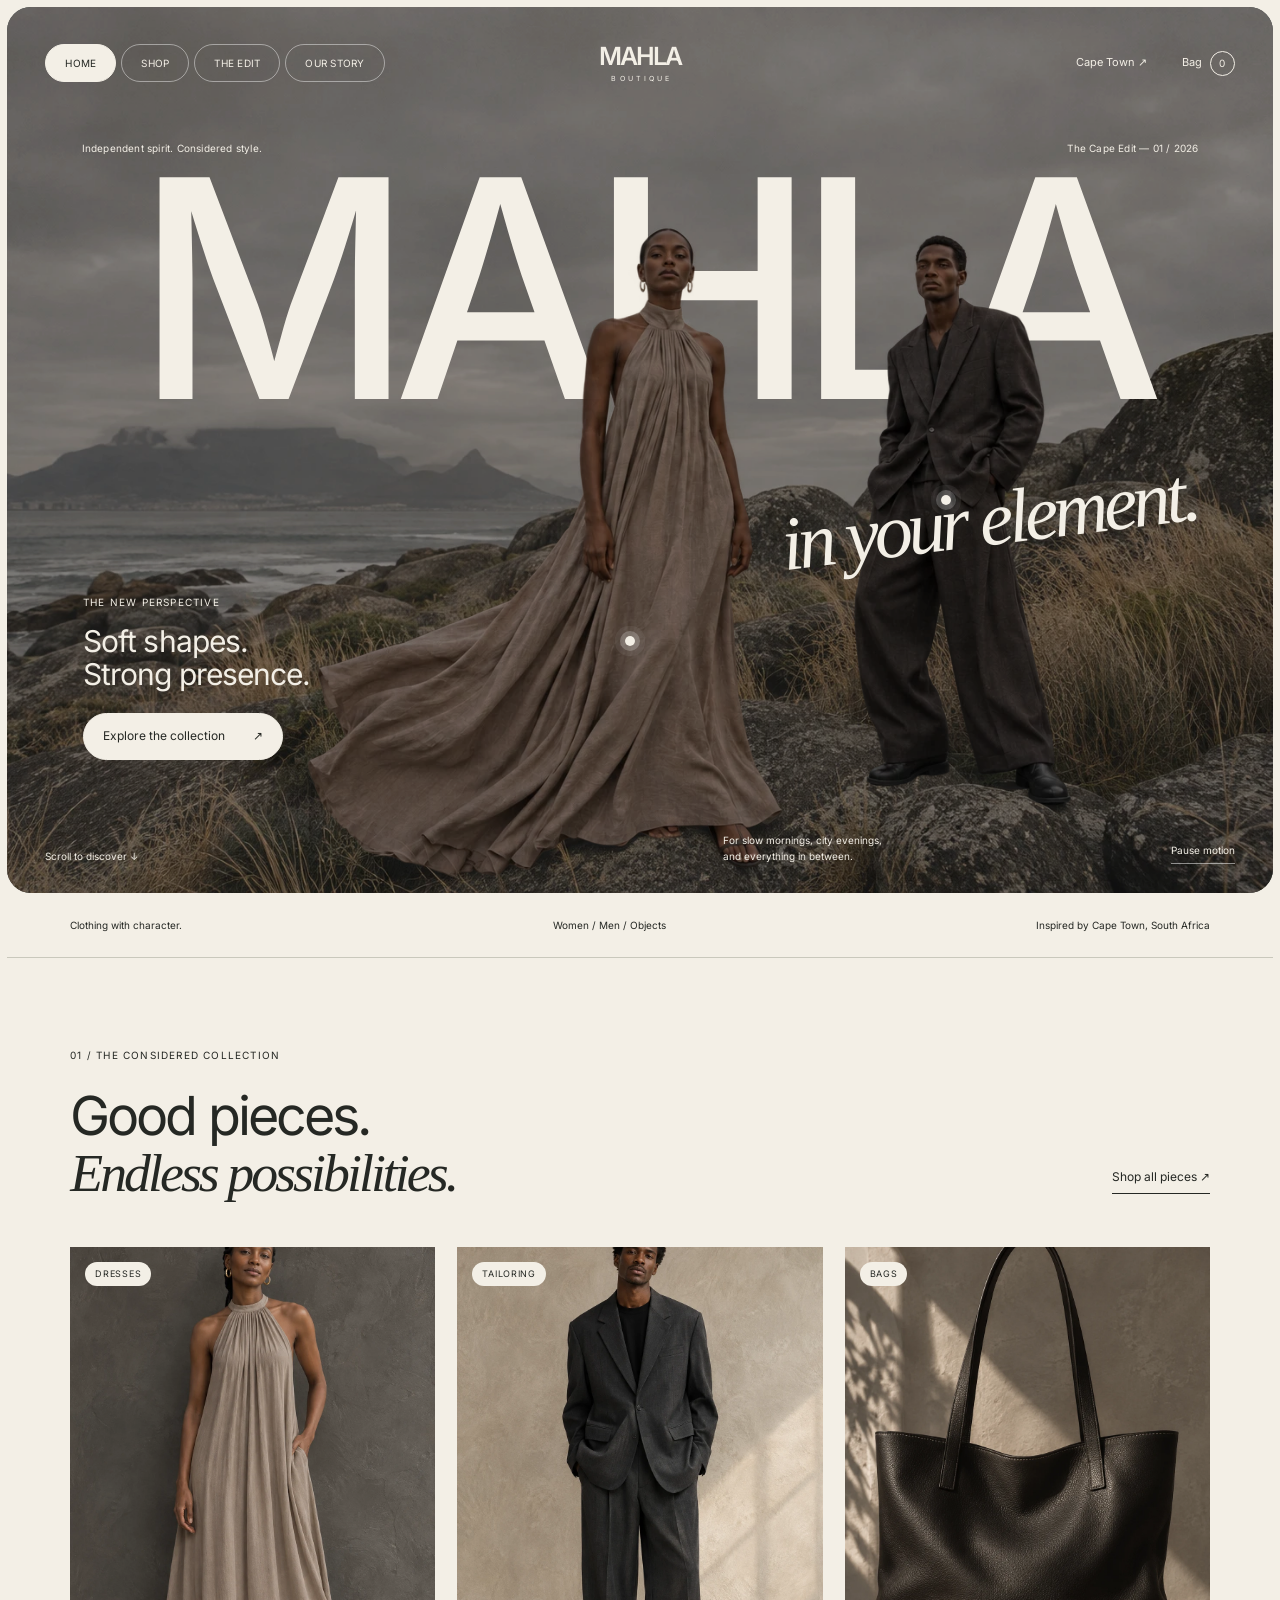
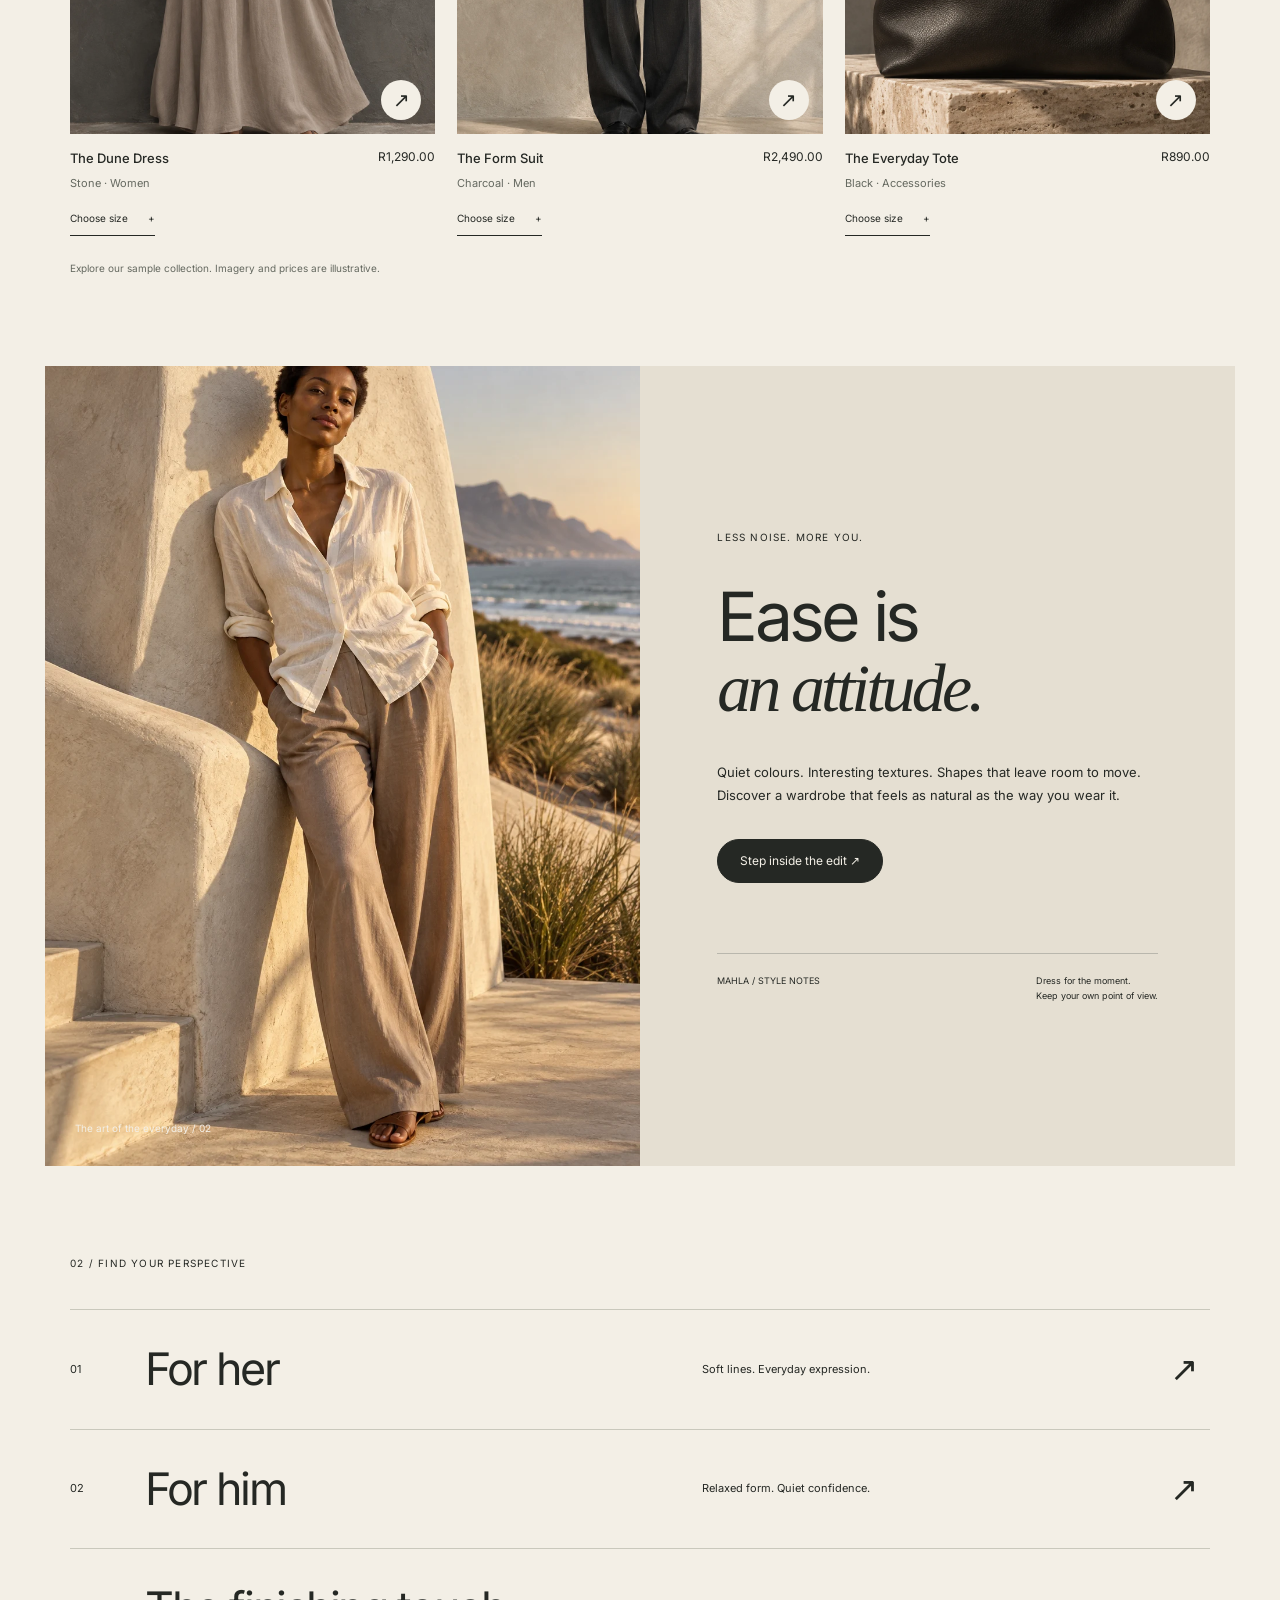
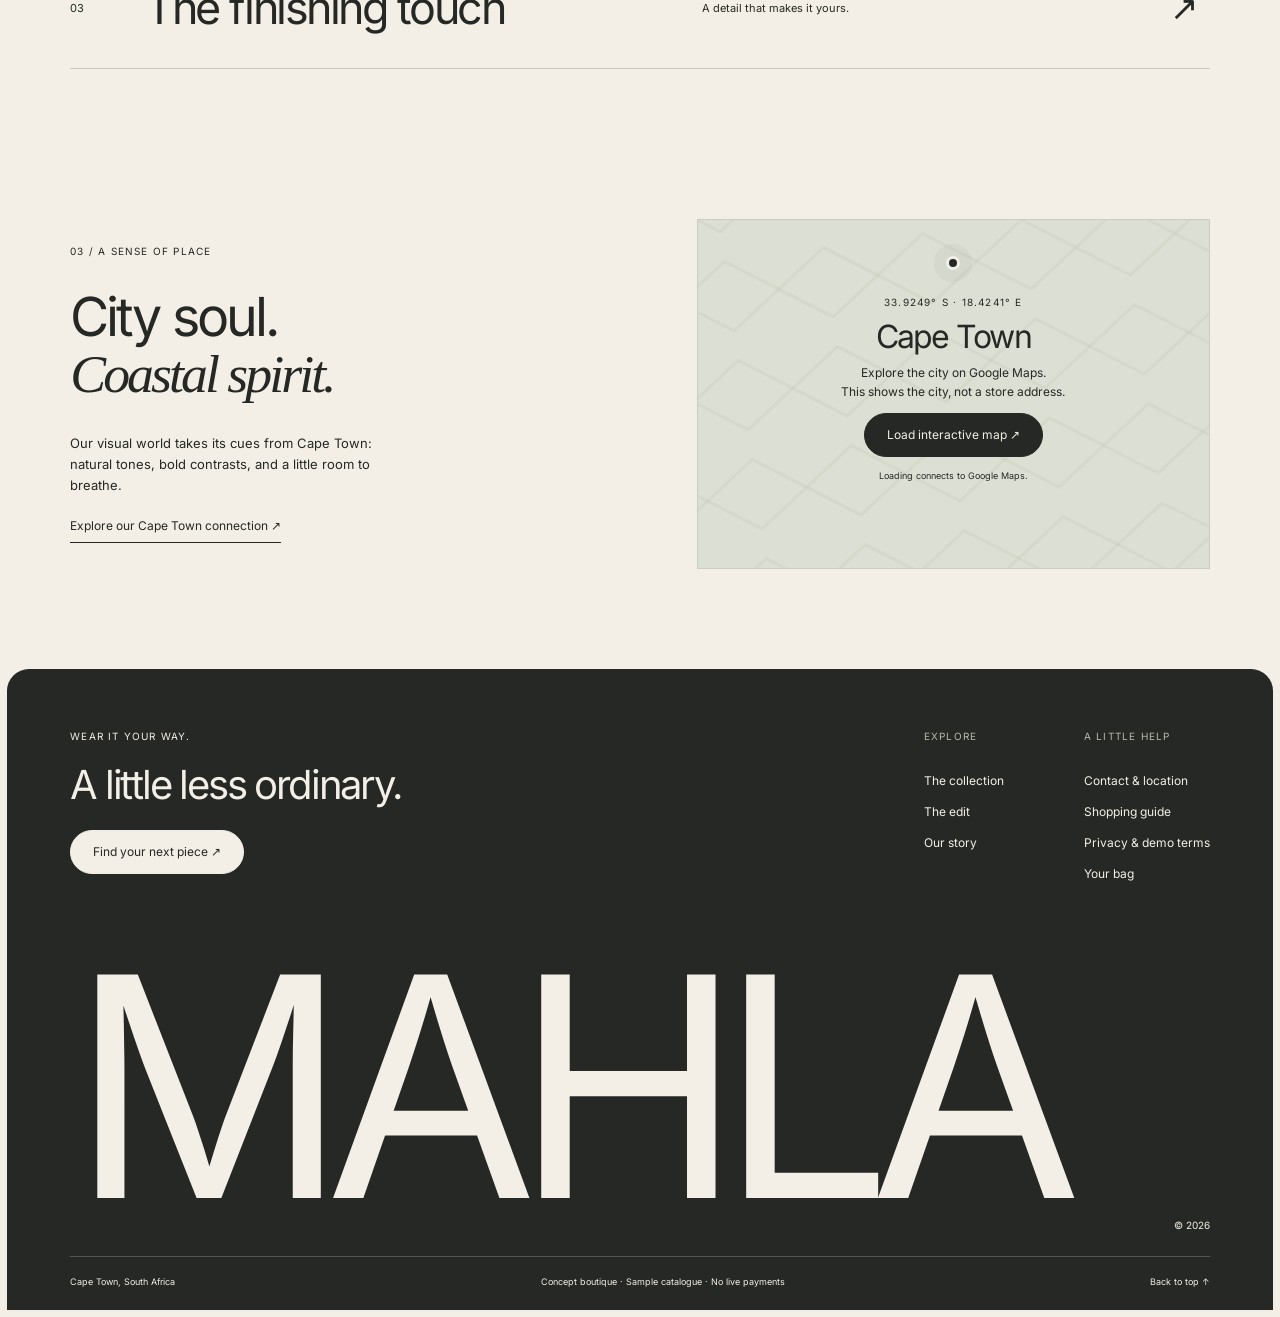
<file: MAHLA-Boutique.co.za/MAHLA-Boutique/MAHLA-Boutique/index.html>
<!doctype html>
<html lang="en-ZA"><head><meta charset="utf-8"><meta name="viewport" content="width=device-width, initial-scale=1"><meta name="description" content="MAHLA Boutique — a considered fashion edit inspired by Cape Town. Explore clothing, accessories and effortless everyday style."><title>A considered kind of style — MAHLA Boutique</title><link rel="icon" href="assets/favicon.svg" type="image/svg+xml"><link rel="preload" href="assets/fonts/inter-normal.woff2" as="font" type="font/woff2" crossorigin><link rel="stylesheet" href="css/style.css"><script src="js/config.js" defer></script><script src="js/data.js" defer></script><script src="js/cart.js" defer></script><script src="js/app.js" defer></script><script src="js/maps.js" defer></script></head><body id="top" class="home"><a class="skip-link" href="#main">Skip to content</a><header class="site-header hero-header"><button id="menu-toggle" class="pill" aria-expanded="false" aria-controls="main-nav">Menu</button><nav id="main-nav" aria-label="Main navigation"><a class="nav-pill active" href="index.html" aria-current="page">Home</a><a class="nav-pill " href="products.html" >Shop</a><a class="nav-pill " href="gallery.html" >The edit</a><a class="nav-pill " href="about.html" >Our story</a></nav><a href="index.html" class="wordmark" aria-label="MAHLA Boutique home">MAHLA<span>BOUTIQUE</span></a><div class="header-right"><a class="contact-nav" href="contact.html">Cape Town ↗</a><a href="cart.html" class="bag-link">Bag <span class="bag-count" data-cart-count>0</span></a></div></header><main id="main">
<section class="hero" aria-labelledby="hero-title"><img class="hero-image" src="assets/images/campaign.webp" alt="Two models in a flowing taupe dress and charcoal tailoring on the rocky Cape coast" width="1536" height="1024" fetchpriority="high"><div class="hero-shade"></div><div class="hero-heading"><div class="hero-eyebrow"><span>Independent spirit. Considered style.</span><span>The Cape Edit — 01 / 2026</span></div><h1 id="hero-title">MAHLA</h1></div><img class="hero-image hero-foreground" src="assets/images/campaign-foreground.webp" alt="" aria-hidden="true" width="1536" height="1024"><p class="hero-script">in your element.</p><div class="hero-card"><span class="eyebrow">The new perspective</span><p>Soft shapes.<br>Strong presence.</p><a class="pill light" href="products.html">Explore the collection <span>↗</span></a></div><a class="look-pin pin-dress" href="product.html?id=dune-dress" aria-label="Shop The Dune Dress"><span></span><span class="pin-label">The Dune Dress ↗</span></a><a class="look-pin pin-suit" href="product.html?id=form-suit" aria-label="Shop The Form Suit"><span></span><span class="pin-label">The Form Suit ↗</span></a><div class="hero-bottom"><a href="#collection">Scroll to discover ↓</a><p>For slow mornings, city evenings,<br>and everything in between.</p><button id="motion-toggle" aria-pressed="false">Pause motion</button></div></section>
<div class="intro-strip"><span>Clothing with character.</span><span>Women / Men / Objects</span><span>Inspired by Cape Town, South Africa</span></div>
<section class="section" id="collection"><div class="section-heading reveal"><div><span class="eyebrow">01 / The considered collection</span><h2>Good pieces.<br><em>Endless possibilities.</em></h2></div><a href="products.html" class="text-link">Shop all pieces ↗</a></div><div id="featured-products" class="product-grid featured-grid"></div><p class="sample-caption">Explore our sample collection. Imagery and prices are illustrative.</p></section>
<section class="editorial-section reveal"><div class="editorial-image"><img src="assets/images/linen.webp" alt="Ivory shirt and taupe trousers styled in warm coastal light" loading="lazy" width="1024" height="1536"><span class="image-caption">The art of the everyday / 02</span></div><div class="editorial-copy"><span class="eyebrow">Less noise. More you.</span><h2>Ease is<br><em>an attitude.</em></h2><p>Quiet colours. Interesting textures. Shapes that leave room to move. Discover a wardrobe that feels as natural as the way you wear it.</p><a class="pill dark" href="gallery.html">Step inside the edit ↗</a><div class="editorial-note"><span>MAHLA / STYLE NOTES</span><span>Dress for the moment.<br>Keep your own point of view.</span></div></div></section>
<section class="section categories"><span class="eyebrow">02 / Find your perspective</span><a href="products.html?category=Women"><span>01</span><h2>For her</h2><span>Soft lines. Everyday expression.</span><b aria-hidden="true">↗</b></a><a href="products.html?category=Men"><span>02</span><h2>For him</h2><span>Relaxed form. Quiet confidence.</span><b aria-hidden="true">↗</b></a><a href="products.html?category=Accessories"><span>03</span><h2>The finishing touch</h2><span>A detail that makes it yours.</span><b aria-hidden="true">↗</b></a></section>
<section class="cape-section reveal"><div><span class="eyebrow">03 / A sense of place</span><h2>City soul.<br><em>Coastal spirit.</em></h2><p>Our visual world takes its cues from Cape Town: natural tones, bold contrasts, and a little room to breathe.</p><a class="text-link" href="contact.html">Explore our Cape Town connection ↗</a></div><div class="map-shell"><div class="map-grid" aria-hidden="true"></div><div class="map-intro"><span class="location-dot" aria-hidden="true"></span><span class="eyebrow">33.9249° S · 18.4241° E</span><h3>Cape Town</h3><p>Explore the city on Google Maps.<br>This shows the city, not a store address.</p><button class="pill dark" data-load-map>Load interactive map ↗</button><small>Loading connects to Google Maps.</small></div></div></section></main><footer class="site-footer"><div class="footer-top"><div><span class="eyebrow">Wear it your way.</span><h2>A little less ordinary.</h2><a class="pill light" href="products.html">Find your next piece ↗</a></div><div class="footer-links"><div><span class="eyebrow">Explore</span><a href="products.html">The collection</a><a href="gallery.html">The edit</a><a href="about.html">Our story</a></div><div><span class="eyebrow">A little help</span><a href="contact.html">Contact & location</a><a href="faq.html">Shopping guide</a><a href="privacy.html">Privacy & demo terms</a><a href="cart.html">Your bag</a></div></div></div><div class="footer-word">MAHLA<span>© 2026</span></div><div class="footer-bottom"><span>Cape Town, South Africa</span><span>Concept boutique · Sample catalogue · No live payments</span><a href="#top">Back to top ↑</a></div></footer><div id="toast" class="toast" role="status" aria-live="polite"></div><noscript><div class="noscript">Enable JavaScript to browse products, use the cart, and load the map.</div></noscript></body></html>
</file>
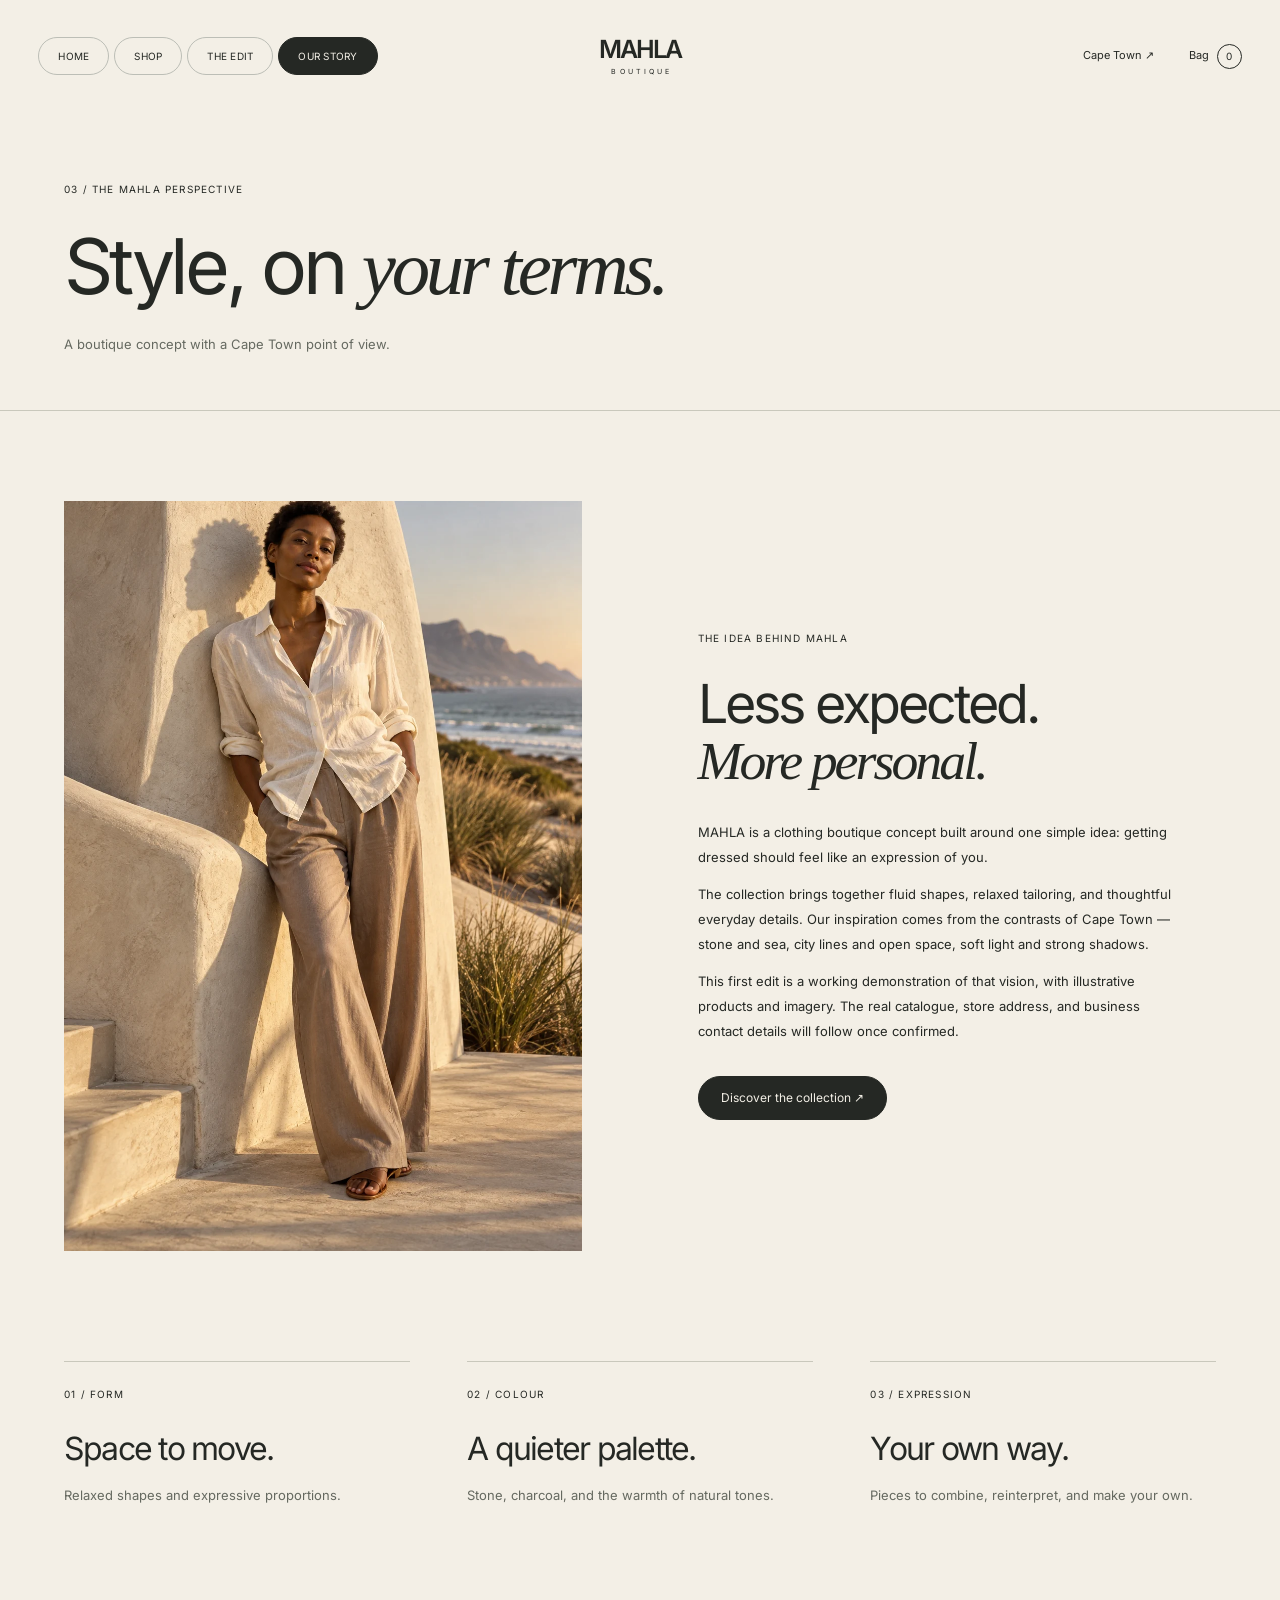
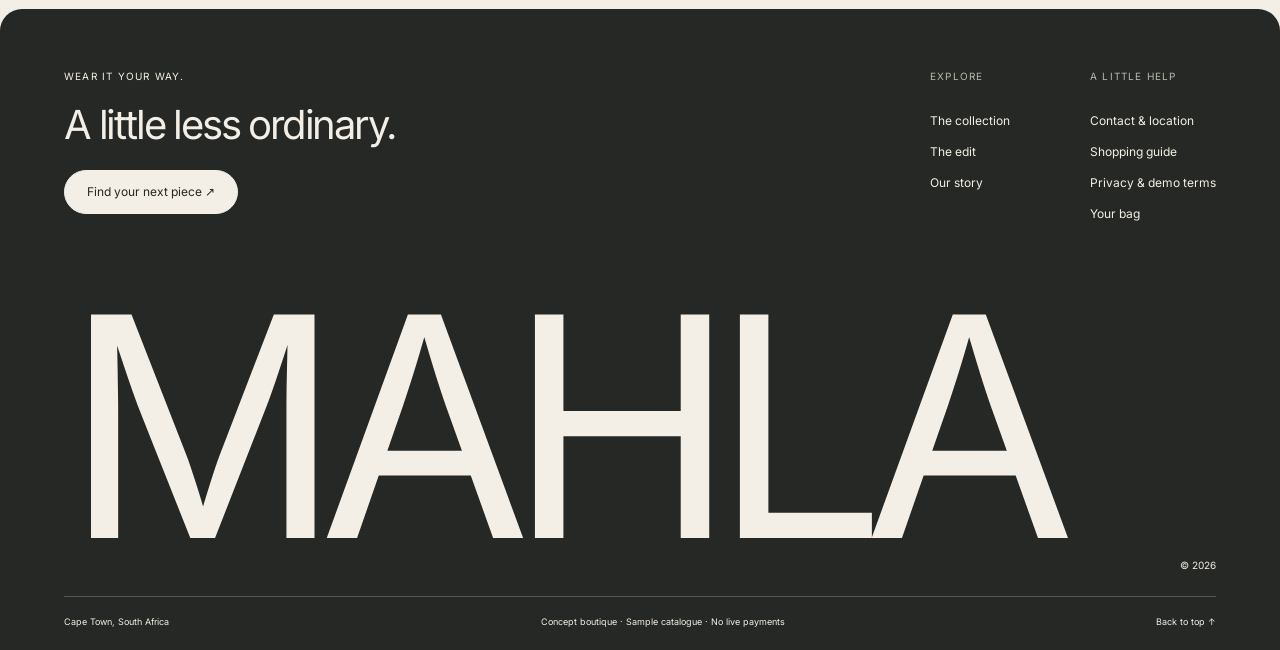
<file: MAHLA-Boutique.co.za/MAHLA-Boutique/MAHLA-Boutique/about.html>
<!doctype html>
<html lang="en-ZA"><head><meta charset="utf-8"><meta name="viewport" content="width=device-width, initial-scale=1"><meta name="description" content="MAHLA Boutique — a considered fashion edit inspired by Cape Town. Explore clothing, accessories and effortless everyday style."><title>Our story — MAHLA Boutique</title><link rel="icon" href="assets/favicon.svg" type="image/svg+xml"><link rel="preload" href="assets/fonts/inter-normal.woff2" as="font" type="font/woff2" crossorigin><link rel="stylesheet" href="css/style.css"><script src="js/config.js" defer></script><script src="js/data.js" defer></script><script src="js/cart.js" defer></script><script src="js/app.js" defer></script><script src="js/maps.js" defer></script></head><body id="top" class="inner-page"><a class="skip-link" href="#main">Skip to content</a><header class="site-header "><button id="menu-toggle" class="pill" aria-expanded="false" aria-controls="main-nav">Menu</button><nav id="main-nav" aria-label="Main navigation"><a class="nav-pill " href="index.html" >Home</a><a class="nav-pill " href="products.html" >Shop</a><a class="nav-pill " href="gallery.html" >The edit</a><a class="nav-pill active" href="about.html" aria-current="page">Our story</a></nav><a href="index.html" class="wordmark" aria-label="MAHLA Boutique home">MAHLA<span>BOUTIQUE</span></a><div class="header-right"><a class="contact-nav" href="contact.html">Cape Town ↗</a><a href="cart.html" class="bag-link">Bag <span class="bag-count" data-cart-count>0</span></a></div></header><main id="main"><div class="page-title"><span class="eyebrow">03 / The MAHLA perspective</span><h1>Style, on <em>your terms.</em></h1><p>A boutique concept with a Cape Town point of view.</p></div>
<section class="about-layout section"><div class="about-photo reveal"><img src="assets/images/linen.webp" alt="An effortless neutral outfit in a sunlit coastal setting" width="1024" height="1536"></div><div class="about-copy reveal"><span class="eyebrow">The idea behind MAHLA</span><h2>Less expected.<br><em>More personal.</em></h2><p>MAHLA is a clothing boutique concept built around one simple idea: getting dressed should feel like an expression of you.</p><p>The collection brings together fluid shapes, relaxed tailoring, and thoughtful everyday details. Our inspiration comes from the contrasts of Cape Town — stone and sea, city lines and open space, soft light and strong shadows.</p><p>This first edit is a working demonstration of that vision, with illustrative products and imagery. The real catalogue, store address, and business contact details will follow once confirmed.</p><a class="pill dark" href="products.html">Discover the collection ↗</a></div></section><section class="values section"><article><span class="eyebrow">01 / Form</span><h2>Space to move.</h2><p>Relaxed shapes and expressive proportions.</p></article><article><span class="eyebrow">02 / Colour</span><h2>A quieter palette.</h2><p>Stone, charcoal, and the warmth of natural tones.</p></article><article><span class="eyebrow">03 / Expression</span><h2>Your own way.</h2><p>Pieces to combine, reinterpret, and make your own.</p></article></section></main><footer class="site-footer"><div class="footer-top"><div><span class="eyebrow">Wear it your way.</span><h2>A little less ordinary.</h2><a class="pill light" href="products.html">Find your next piece ↗</a></div><div class="footer-links"><div><span class="eyebrow">Explore</span><a href="products.html">The collection</a><a href="gallery.html">The edit</a><a href="about.html">Our story</a></div><div><span class="eyebrow">A little help</span><a href="contact.html">Contact & location</a><a href="faq.html">Shopping guide</a><a href="privacy.html">Privacy & demo terms</a><a href="cart.html">Your bag</a></div></div></div><div class="footer-word">MAHLA<span>© 2026</span></div><div class="footer-bottom"><span>Cape Town, South Africa</span><span>Concept boutique · Sample catalogue · No live payments</span><a href="#top">Back to top ↑</a></div></footer><div id="toast" class="toast" role="status" aria-live="polite"></div><noscript><div class="noscript">Enable JavaScript to browse products, use the cart, and load the map.</div></noscript></body></html>
</file>
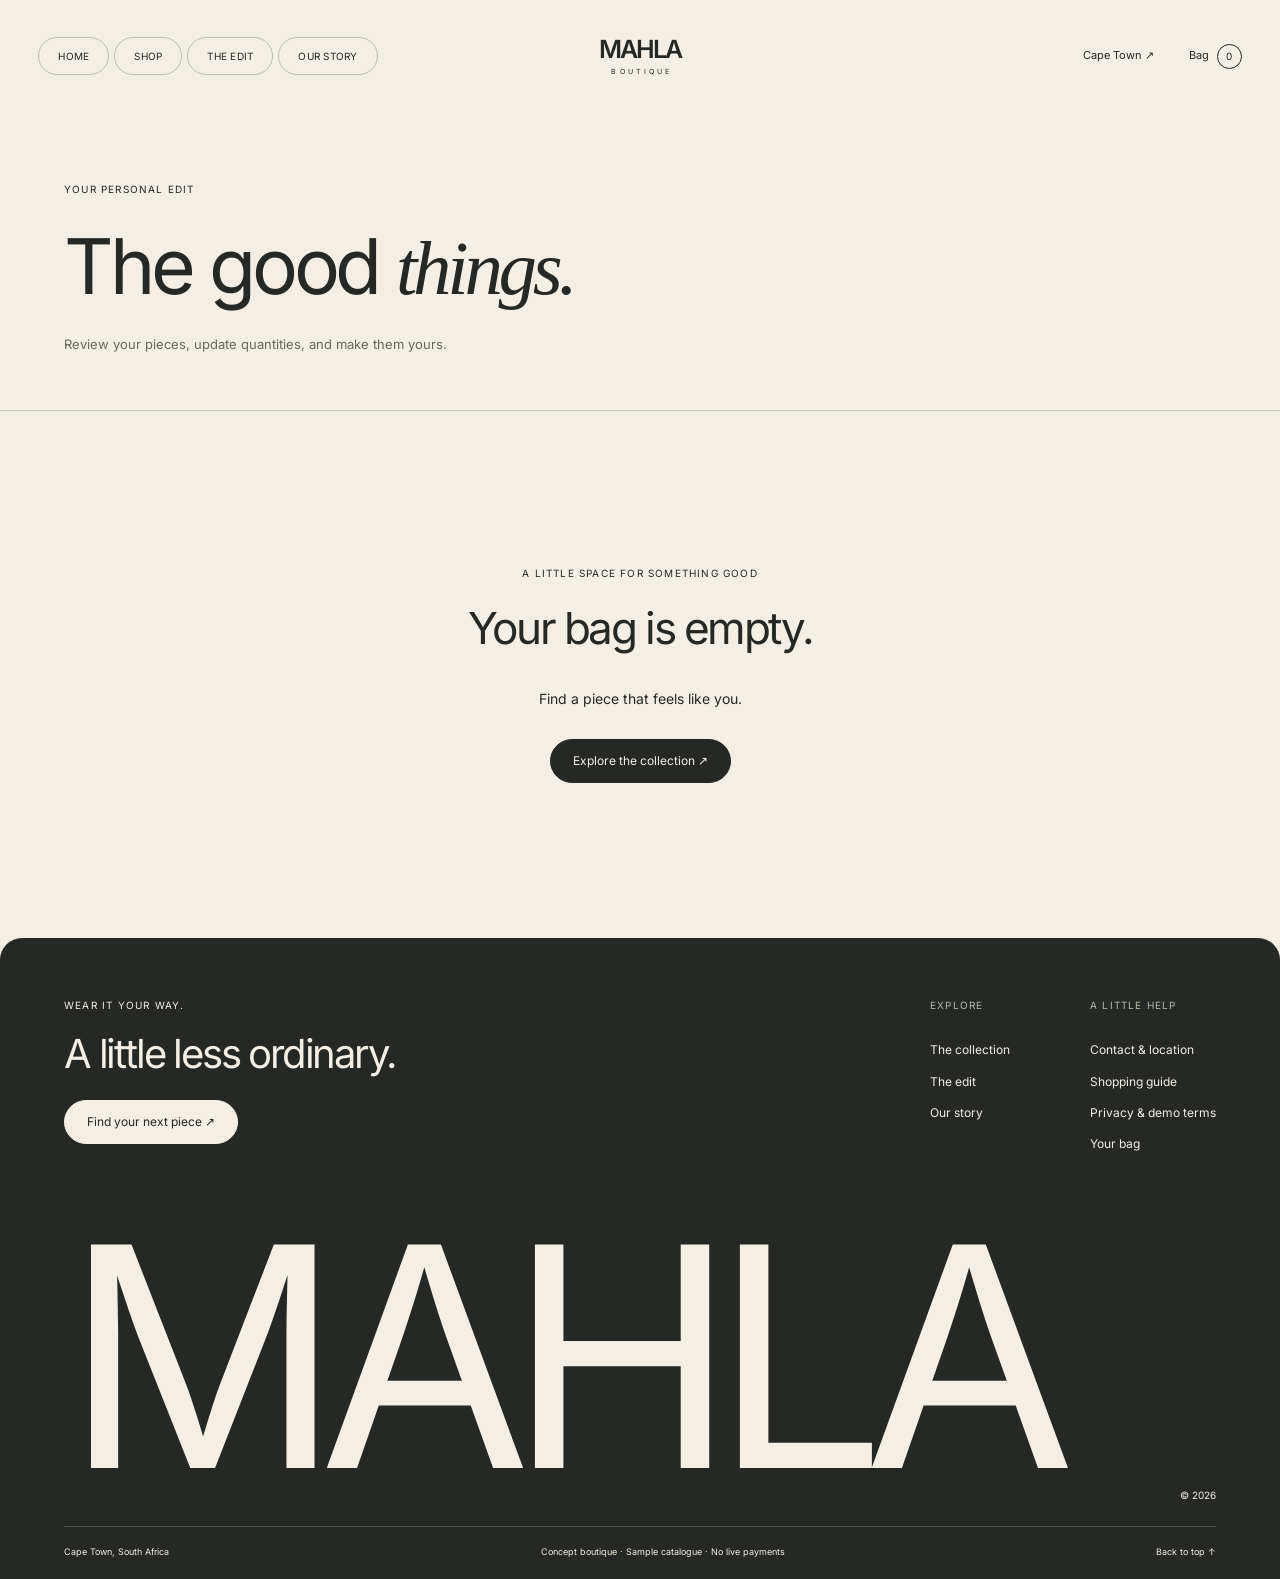
<file: MAHLA-Boutique.co.za/MAHLA-Boutique/MAHLA-Boutique/cart.html>
<!doctype html>
<html lang="en-ZA"><head><meta charset="utf-8"><meta name="viewport" content="width=device-width, initial-scale=1"><meta name="description" content="MAHLA Boutique — a considered fashion edit inspired by Cape Town. Explore clothing, accessories and effortless everyday style."><title>Your bag — MAHLA Boutique</title><link rel="icon" href="assets/favicon.svg" type="image/svg+xml"><link rel="preload" href="assets/fonts/inter-normal.woff2" as="font" type="font/woff2" crossorigin><link rel="stylesheet" href="css/style.css"><script src="js/config.js" defer></script><script src="js/data.js" defer></script><script src="js/cart.js" defer></script><script src="js/app.js" defer></script><script src="js/maps.js" defer></script></head><body id="top" class="inner-page"><a class="skip-link" href="#main">Skip to content</a><header class="site-header "><button id="menu-toggle" class="pill" aria-expanded="false" aria-controls="main-nav">Menu</button><nav id="main-nav" aria-label="Main navigation"><a class="nav-pill " href="index.html" >Home</a><a class="nav-pill " href="products.html" >Shop</a><a class="nav-pill " href="gallery.html" >The edit</a><a class="nav-pill " href="about.html" >Our story</a></nav><a href="index.html" class="wordmark" aria-label="MAHLA Boutique home">MAHLA<span>BOUTIQUE</span></a><div class="header-right"><a class="contact-nav" href="contact.html">Cape Town ↗</a><a href="cart.html" class="bag-link">Bag <span class="bag-count" data-cart-count>0</span></a></div></header><main id="main"><div class="page-title"><span class="eyebrow">Your personal edit</span><h1>The good <em>things.</em></h1><p>Review your pieces, update quantities, and make them yours.</p></div><section class="section cart-layout" id="cart-content"></section></main><footer class="site-footer"><div class="footer-top"><div><span class="eyebrow">Wear it your way.</span><h2>A little less ordinary.</h2><a class="pill light" href="products.html">Find your next piece ↗</a></div><div class="footer-links"><div><span class="eyebrow">Explore</span><a href="products.html">The collection</a><a href="gallery.html">The edit</a><a href="about.html">Our story</a></div><div><span class="eyebrow">A little help</span><a href="contact.html">Contact & location</a><a href="faq.html">Shopping guide</a><a href="privacy.html">Privacy & demo terms</a><a href="cart.html">Your bag</a></div></div></div><div class="footer-word">MAHLA<span>© 2026</span></div><div class="footer-bottom"><span>Cape Town, South Africa</span><span>Concept boutique · Sample catalogue · No live payments</span><a href="#top">Back to top ↑</a></div></footer><div id="toast" class="toast" role="status" aria-live="polite"></div><noscript><div class="noscript">Enable JavaScript to browse products, use the cart, and load the map.</div></noscript></body></html>
</file>
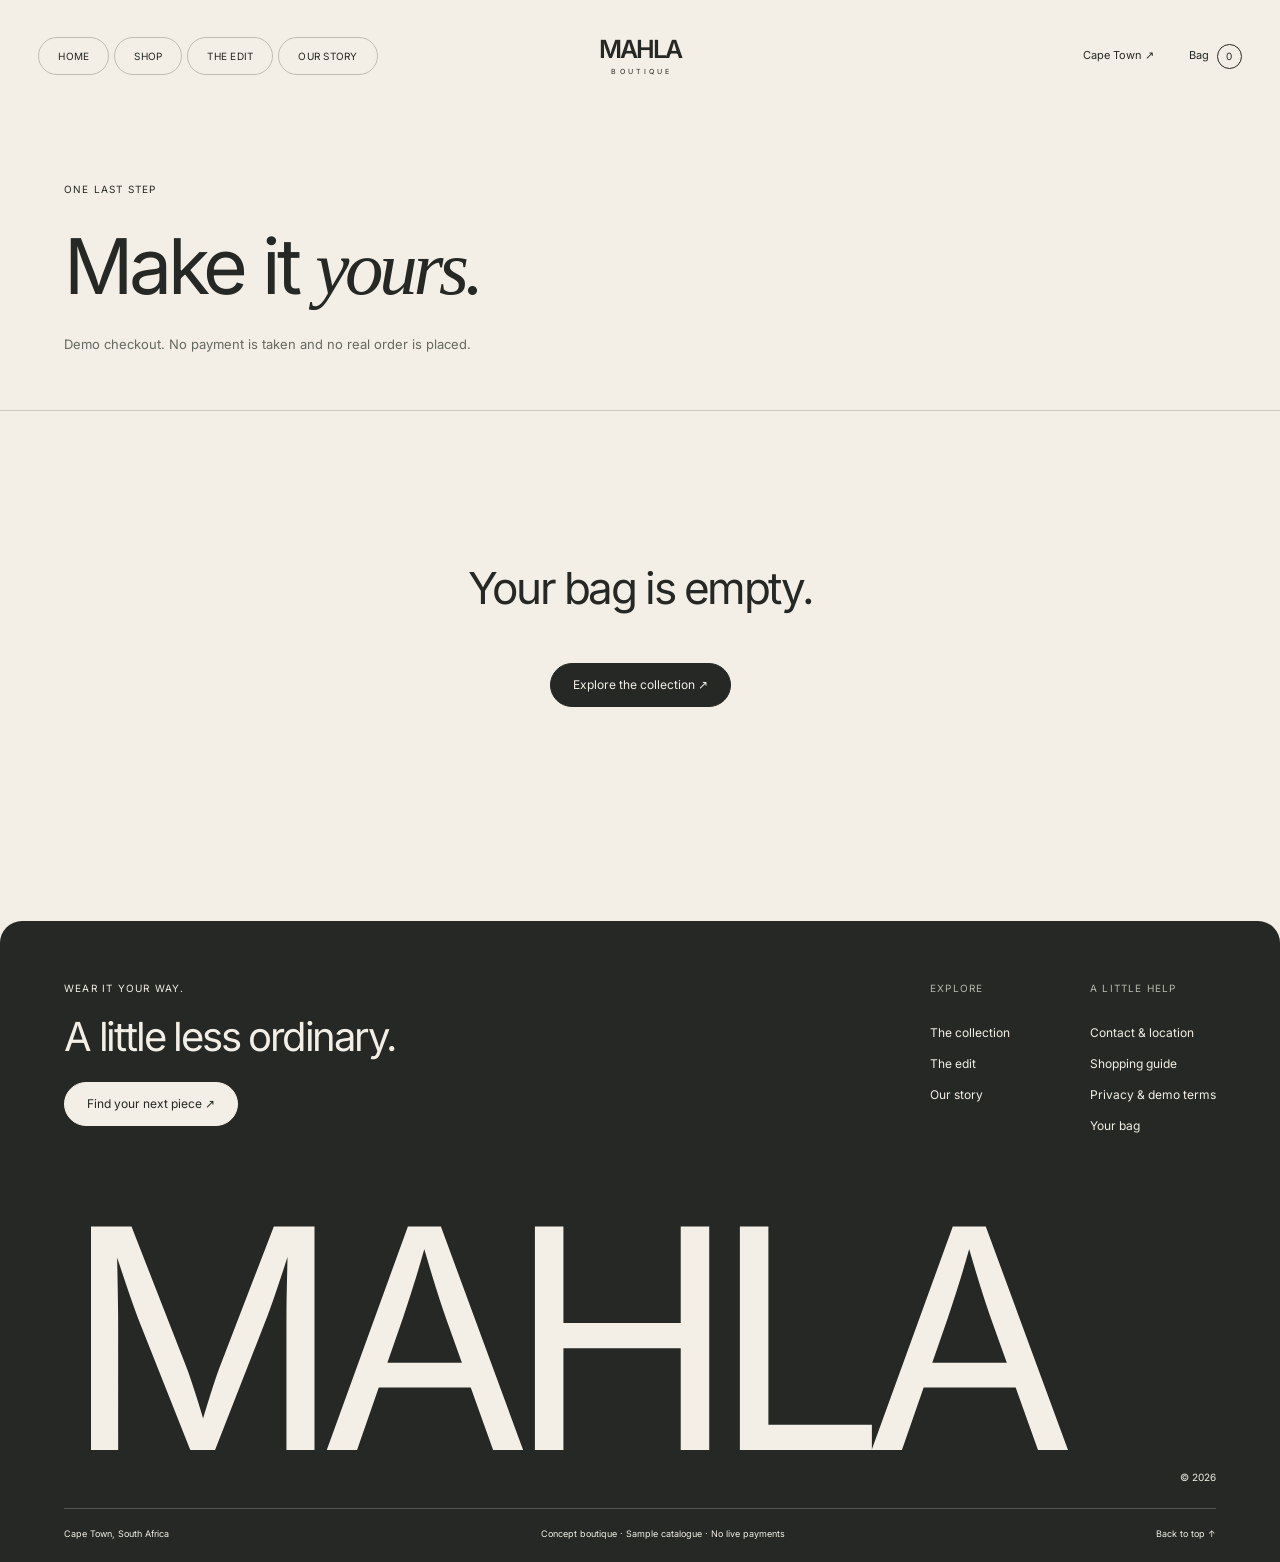
<file: MAHLA-Boutique.co.za/MAHLA-Boutique/MAHLA-Boutique/checkout.html>
<!doctype html>
<html lang="en-ZA"><head><meta charset="utf-8"><meta name="viewport" content="width=device-width, initial-scale=1"><meta name="description" content="MAHLA Boutique — a considered fashion edit inspired by Cape Town. Explore clothing, accessories and effortless everyday style."><title>Demo checkout — MAHLA Boutique</title><link rel="icon" href="assets/favicon.svg" type="image/svg+xml"><link rel="preload" href="assets/fonts/inter-normal.woff2" as="font" type="font/woff2" crossorigin><link rel="stylesheet" href="css/style.css"><script src="js/config.js" defer></script><script src="js/data.js" defer></script><script src="js/cart.js" defer></script><script src="js/app.js" defer></script><script src="js/maps.js" defer></script></head><body id="top" class="inner-page"><a class="skip-link" href="#main">Skip to content</a><header class="site-header "><button id="menu-toggle" class="pill" aria-expanded="false" aria-controls="main-nav">Menu</button><nav id="main-nav" aria-label="Main navigation"><a class="nav-pill " href="index.html" >Home</a><a class="nav-pill " href="products.html" >Shop</a><a class="nav-pill " href="gallery.html" >The edit</a><a class="nav-pill " href="about.html" >Our story</a></nav><a href="index.html" class="wordmark" aria-label="MAHLA Boutique home">MAHLA<span>BOUTIQUE</span></a><div class="header-right"><a class="contact-nav" href="contact.html">Cape Town ↗</a><a href="cart.html" class="bag-link">Bag <span class="bag-count" data-cart-count>0</span></a></div></header><main id="main"><div class="page-title"><span class="eyebrow">One last step</span><h1>Make it <em>yours.</em></h1><p>Demo checkout. No payment is taken and no real order is placed.</p></div>
<section class="section"><div id="checkout-empty" class="empty-state" hidden><h2>Your bag is empty.</h2><a class="pill dark" href="products.html">Explore the collection ↗</a></div><div id="checkout-layout" class="checkout-layout"><form id="checkout-form"><h2>Your details</h2><p class="small">Use sample details for this demonstration. Details are not transmitted or saved.</p><div class="form-grid"><label>First name<input name="firstName" autocomplete="given-name" required maxlength="60"></label><label>Last name<input name="lastName" autocomplete="family-name" required maxlength="60"></label></div><label>Email address<input name="email" type="email" autocomplete="email" required></label><h2>Delivery details</h2><label>Street address<input name="address" autocomplete="street-address" required minlength="5" maxlength="150"></label><div class="form-grid"><label>City<input name="city" autocomplete="address-level2" required></label><label>Province<select name="province" autocomplete="address-level1" required><option value="">Choose a province</option><option>Western Cape</option><option>Eastern Cape</option><option>Northern Cape</option><option>KwaZulu-Natal</option><option>Gauteng</option><option>Free State</option><option>Limpopo</option><option>Mpumalanga</option><option>North West</option></select></label></div><label>Postal code<input name="postalCode" autocomplete="postal-code" inputmode="numeric" pattern="[0-9]{4}" maxlength="4" title="Enter a four-digit South African postal code" required></label><label class="checkbox-label"><input type="checkbox" required><span>I understand this is a demonstration and no real order or payment will be processed.</span></label><button class="pill dark wide" type="submit">Complete demo order ↗</button></form><aside id="checkout-summary" class="order-summary"></aside></div><div id="order-confirmed" class="empty-state" hidden tabindex="-1"><span class="eyebrow">Demo complete</span><h2>A well-considered choice.</h2><p>Your demo order is complete. Nothing has been charged or sent.</p><p>Reference: <strong id="order-ref"></strong></p><p>Demo total: <strong id="order-total"></strong></p><a class="pill dark" href="products.html">Keep exploring ↗</a></div></section></main><footer class="site-footer"><div class="footer-top"><div><span class="eyebrow">Wear it your way.</span><h2>A little less ordinary.</h2><a class="pill light" href="products.html">Find your next piece ↗</a></div><div class="footer-links"><div><span class="eyebrow">Explore</span><a href="products.html">The collection</a><a href="gallery.html">The edit</a><a href="about.html">Our story</a></div><div><span class="eyebrow">A little help</span><a href="contact.html">Contact & location</a><a href="faq.html">Shopping guide</a><a href="privacy.html">Privacy & demo terms</a><a href="cart.html">Your bag</a></div></div></div><div class="footer-word">MAHLA<span>© 2026</span></div><div class="footer-bottom"><span>Cape Town, South Africa</span><span>Concept boutique · Sample catalogue · No live payments</span><a href="#top">Back to top ↑</a></div></footer><div id="toast" class="toast" role="status" aria-live="polite"></div><noscript><div class="noscript">Enable JavaScript to browse products, use the cart, and load the map.</div></noscript></body></html>
</file>
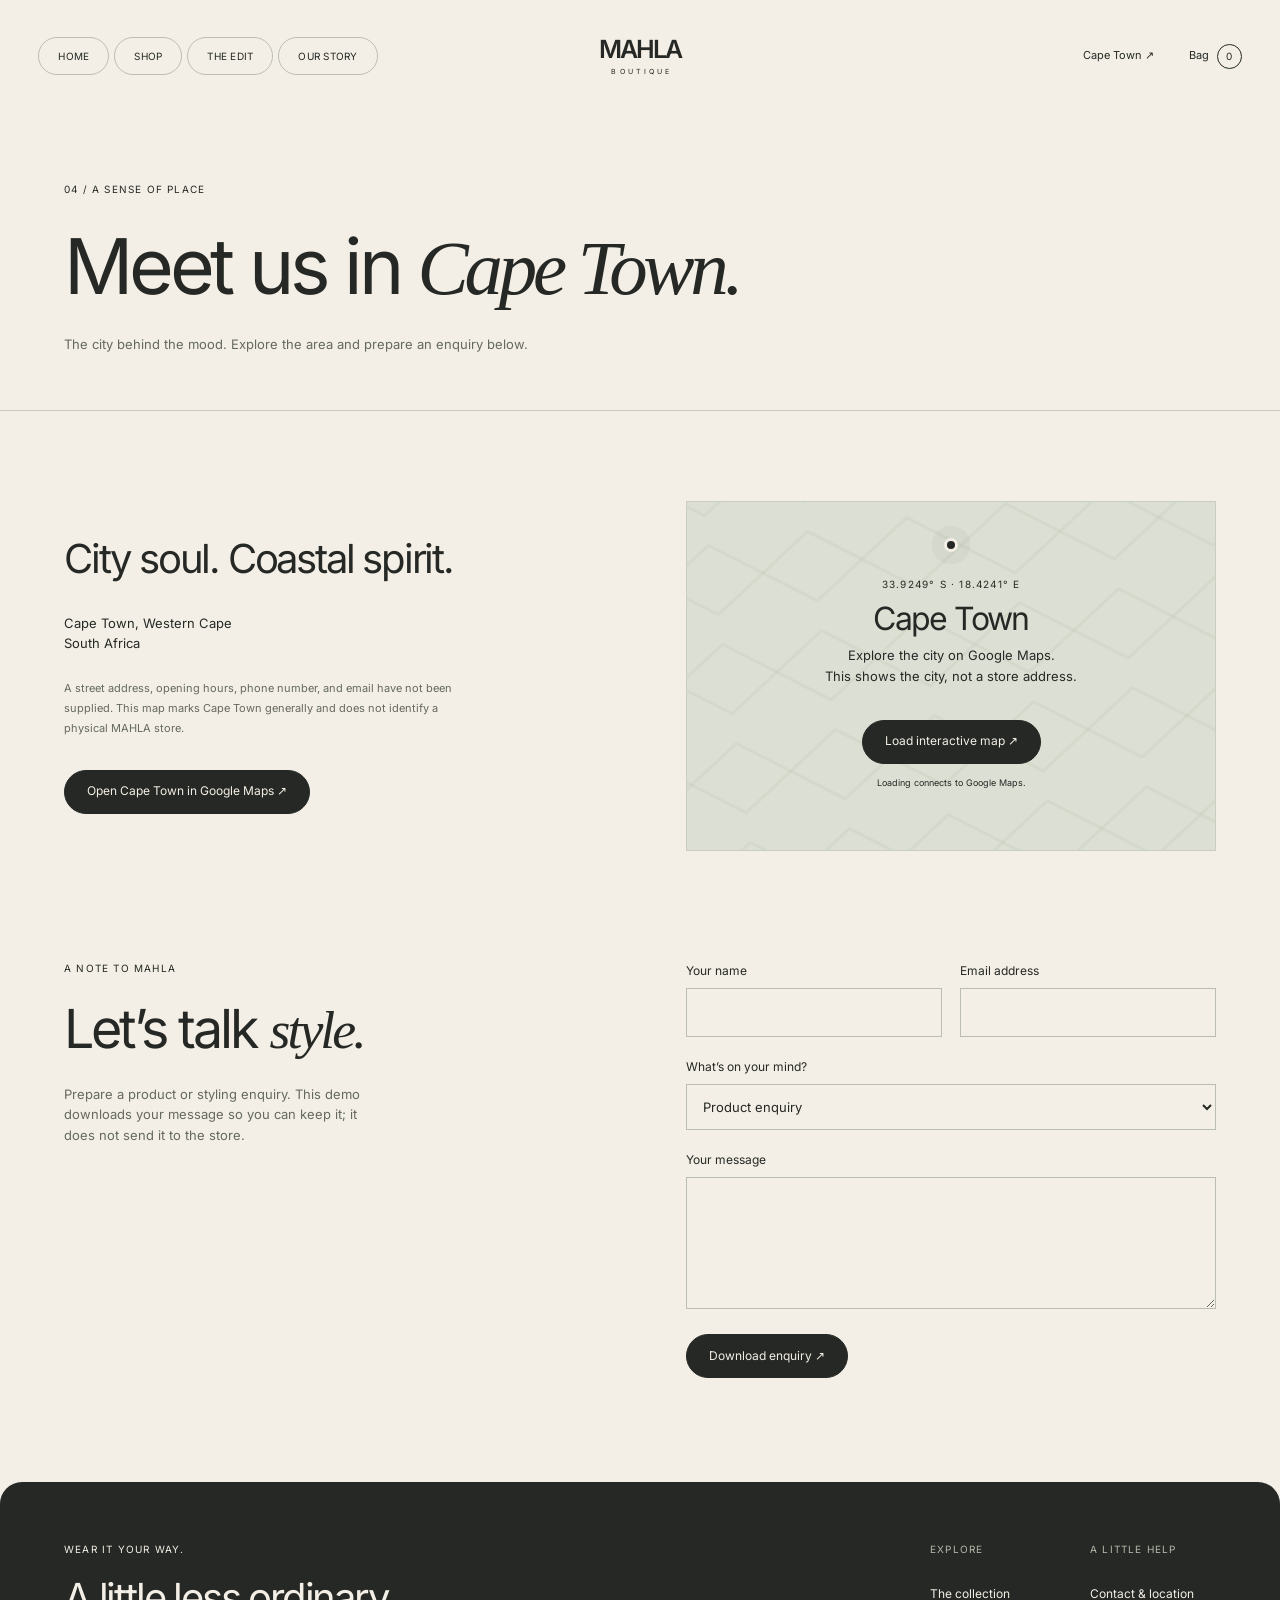
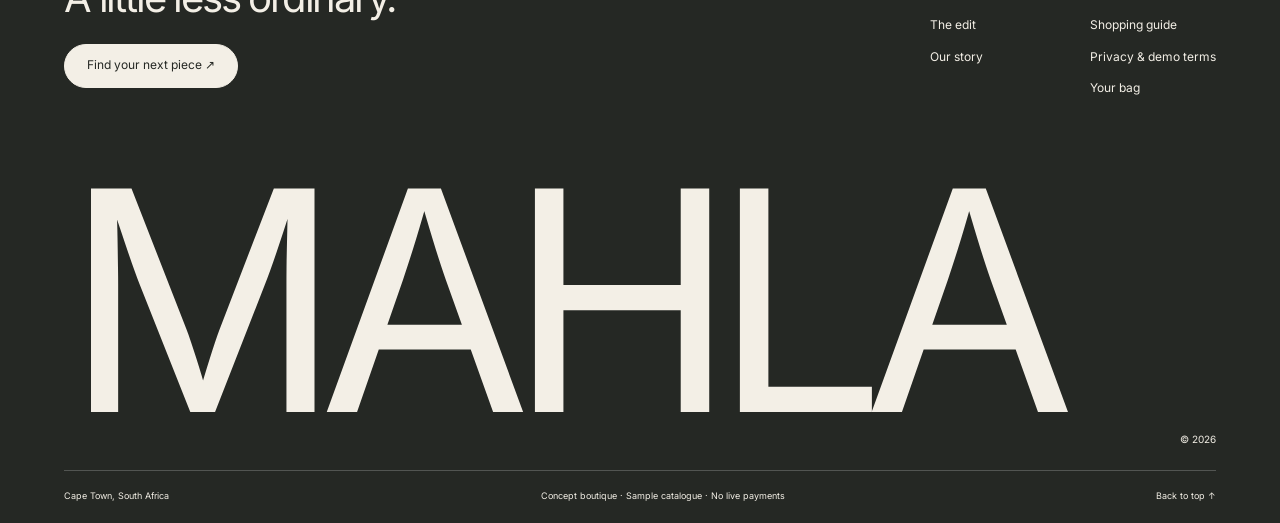
<file: MAHLA-Boutique.co.za/MAHLA-Boutique/MAHLA-Boutique/contact.html>
<!doctype html>
<html lang="en-ZA"><head><meta charset="utf-8"><meta name="viewport" content="width=device-width, initial-scale=1"><meta name="description" content="MAHLA Boutique — a considered fashion edit inspired by Cape Town. Explore clothing, accessories and effortless everyday style."><title>Contact & Cape Town — MAHLA Boutique</title><link rel="icon" href="assets/favicon.svg" type="image/svg+xml"><link rel="preload" href="assets/fonts/inter-normal.woff2" as="font" type="font/woff2" crossorigin><link rel="stylesheet" href="css/style.css"><script src="js/config.js" defer></script><script src="js/data.js" defer></script><script src="js/cart.js" defer></script><script src="js/app.js" defer></script><script src="js/maps.js" defer></script></head><body id="top" class="inner-page"><a class="skip-link" href="#main">Skip to content</a><header class="site-header "><button id="menu-toggle" class="pill" aria-expanded="false" aria-controls="main-nav">Menu</button><nav id="main-nav" aria-label="Main navigation"><a class="nav-pill " href="index.html" >Home</a><a class="nav-pill " href="products.html" >Shop</a><a class="nav-pill " href="gallery.html" >The edit</a><a class="nav-pill " href="about.html" >Our story</a></nav><a href="index.html" class="wordmark" aria-label="MAHLA Boutique home">MAHLA<span>BOUTIQUE</span></a><div class="header-right"><a class="contact-nav" href="contact.html">Cape Town ↗</a><a href="cart.html" class="bag-link">Bag <span class="bag-count" data-cart-count>0</span></a></div></header><main id="main"><div class="page-title"><span class="eyebrow">04 / A sense of place</span><h1>Meet us in <em>Cape Town.</em></h1><p>The city behind the mood. Explore the area and prepare an enquiry below.</p></div>
<section class="contact-layout section"><div><h2>City soul. Coastal spirit.</h2><p>Cape Town, Western Cape<br>South Africa</p><p class="sample-note">A street address, opening hours, phone number, and email have not been supplied. This map marks Cape Town generally and does not identify a physical MAHLA store.</p><a class="pill dark" href="https://www.google.com/maps/search/?api=1&query=Cape+Town+South+Africa" target="_blank" rel="noopener noreferrer">Open Cape Town in Google Maps ↗</a></div><div class="map-shell"><div class="map-grid" aria-hidden="true"></div><div class="map-intro"><span class="location-dot" aria-hidden="true"></span><span class="eyebrow">33.9249° S · 18.4241° E</span><h3>Cape Town</h3><p>Explore the city on Google Maps.<br>This shows the city, not a store address.</p><button class="pill dark" data-load-map>Load interactive map ↗</button><small>Loading connects to Google Maps.</small></div></div></section><section class="contact-form-section section"><div><span class="eyebrow">A note to MAHLA</span><h2>Let’s talk <em>style.</em></h2><p>Prepare a product or styling enquiry. This demo downloads your message so you can keep it; it does not send it to the store.</p></div><form id="contact-form"><div class="form-grid"><label>Your name<input name="name" required maxlength="100" autocomplete="name"></label><label>Email address<input name="email" type="email" required autocomplete="email"></label></div><label>What’s on your mind?<select name="subject"><option>Product enquiry</option><option>Sizing & styling</option><option>General enquiry</option></select></label><label>Your message<textarea name="message" rows="5" minlength="10" maxlength="3000" required></textarea></label><button class="pill dark" type="submit">Download enquiry ↗</button><p id="form-status" role="status" aria-live="polite"></p></form></section></main><footer class="site-footer"><div class="footer-top"><div><span class="eyebrow">Wear it your way.</span><h2>A little less ordinary.</h2><a class="pill light" href="products.html">Find your next piece ↗</a></div><div class="footer-links"><div><span class="eyebrow">Explore</span><a href="products.html">The collection</a><a href="gallery.html">The edit</a><a href="about.html">Our story</a></div><div><span class="eyebrow">A little help</span><a href="contact.html">Contact & location</a><a href="faq.html">Shopping guide</a><a href="privacy.html">Privacy & demo terms</a><a href="cart.html">Your bag</a></div></div></div><div class="footer-word">MAHLA<span>© 2026</span></div><div class="footer-bottom"><span>Cape Town, South Africa</span><span>Concept boutique · Sample catalogue · No live payments</span><a href="#top">Back to top ↑</a></div></footer><div id="toast" class="toast" role="status" aria-live="polite"></div><noscript><div class="noscript">Enable JavaScript to browse products, use the cart, and load the map.</div></noscript></body></html>
</file>
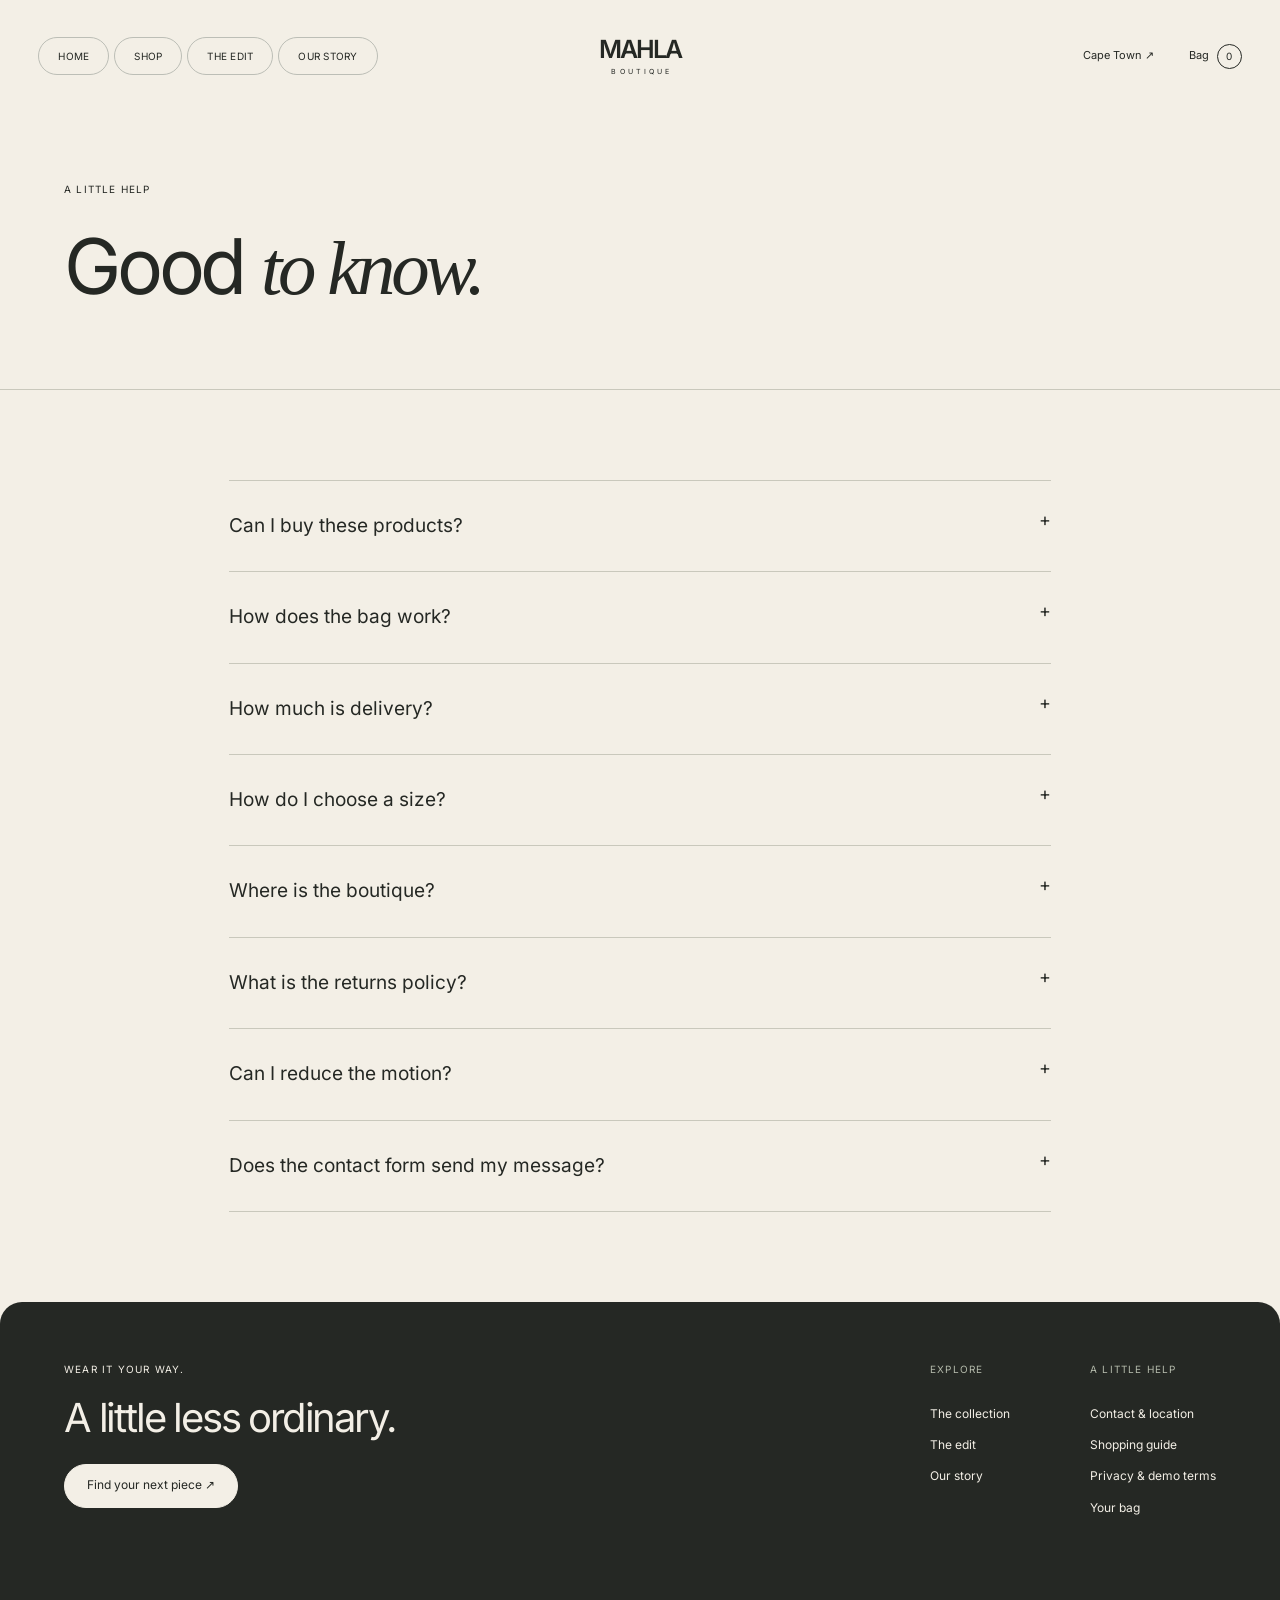
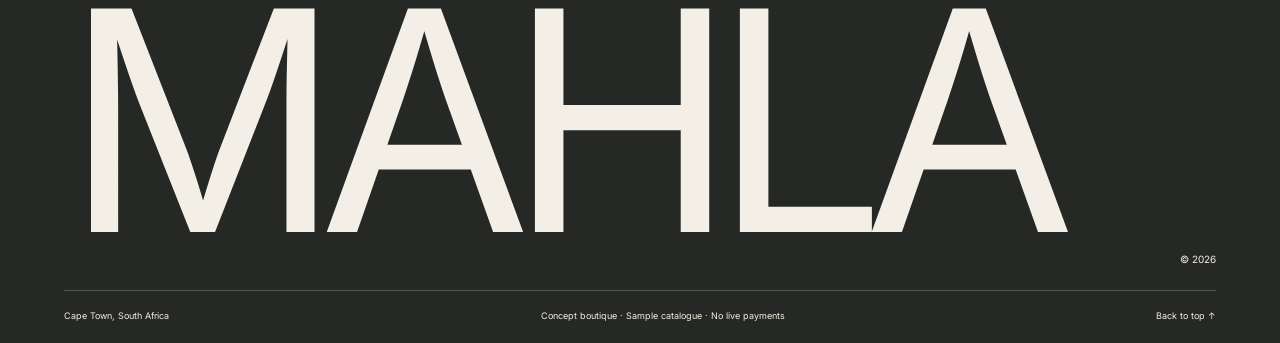
<file: MAHLA-Boutique.co.za/MAHLA-Boutique/MAHLA-Boutique/faq.html>
<!doctype html>
<html lang="en-ZA"><head><meta charset="utf-8"><meta name="viewport" content="width=device-width, initial-scale=1"><meta name="description" content="MAHLA Boutique — a considered fashion edit inspired by Cape Town. Explore clothing, accessories and effortless everyday style."><title>Shopping guide — MAHLA Boutique</title><link rel="icon" href="assets/favicon.svg" type="image/svg+xml"><link rel="preload" href="assets/fonts/inter-normal.woff2" as="font" type="font/woff2" crossorigin><link rel="stylesheet" href="css/style.css"><script src="js/config.js" defer></script><script src="js/data.js" defer></script><script src="js/cart.js" defer></script><script src="js/app.js" defer></script><script src="js/maps.js" defer></script></head><body id="top" class="inner-page"><a class="skip-link" href="#main">Skip to content</a><header class="site-header "><button id="menu-toggle" class="pill" aria-expanded="false" aria-controls="main-nav">Menu</button><nav id="main-nav" aria-label="Main navigation"><a class="nav-pill " href="index.html" >Home</a><a class="nav-pill " href="products.html" >Shop</a><a class="nav-pill " href="gallery.html" >The edit</a><a class="nav-pill " href="about.html" >Our story</a></nav><a href="index.html" class="wordmark" aria-label="MAHLA Boutique home">MAHLA<span>BOUTIQUE</span></a><div class="header-right"><a class="contact-nav" href="contact.html">Cape Town ↗</a><a href="cart.html" class="bag-link">Bag <span class="bag-count" data-cart-count>0</span></a></div></header><main id="main"><div class="page-title"><span class="eyebrow">A little help</span><h1>Good <em>to know.</em></h1></div><section class="faq-list section"><details><summary>Can I buy these products?</summary><p>This is a demo storefront. The products, prices, and stock levels are sample data. Checkout demonstrates the flow without creating a real order or taking payment.</p></details><details><summary>How does the bag work?</summary><p>Choose a product, select a size, and add it to your bag. You can update quantities or remove items. Your bag is saved in this browser when local storage is available; another device or browser has its own bag.</p></details><details><summary>How much is delivery?</summary><p>For the demo, delivery is R80.00 and becomes free when the subtotal reaches R1,500.00. Actual delivery areas, fees, and timeframes must be confirmed before the store goes live.</p></details><details><summary>How do I choose a size?</summary><p>The displayed sizes are samples. Product pages describe the intended fit, but there is no verified measurement chart yet. A real size guide should be added with the final catalogue.</p></details><details><summary>Where is the boutique?</summary><p>The website is inspired by Cape Town, South Africa. The map shows Cape Town generally. A physical store address and trading hours have not yet been supplied.</p></details><details><summary>What is the returns policy?</summary><p>This demonstration does not accept real orders. A confirmed returns and refund policy must be published before live sales begin.</p></details><details><summary>Can I reduce the motion?</summary><p>Yes. Use Pause motion on the home page, or enable reduced motion in your device settings. Navigation and shopping remain usable with motion disabled.</p></details><details><summary>Does the contact form send my message?</summary><p>No. It downloads an enquiry text file to your device. An email address or working form service must be configured before enquiries can be sent.</p></details></section></main><footer class="site-footer"><div class="footer-top"><div><span class="eyebrow">Wear it your way.</span><h2>A little less ordinary.</h2><a class="pill light" href="products.html">Find your next piece ↗</a></div><div class="footer-links"><div><span class="eyebrow">Explore</span><a href="products.html">The collection</a><a href="gallery.html">The edit</a><a href="about.html">Our story</a></div><div><span class="eyebrow">A little help</span><a href="contact.html">Contact & location</a><a href="faq.html">Shopping guide</a><a href="privacy.html">Privacy & demo terms</a><a href="cart.html">Your bag</a></div></div></div><div class="footer-word">MAHLA<span>© 2026</span></div><div class="footer-bottom"><span>Cape Town, South Africa</span><span>Concept boutique · Sample catalogue · No live payments</span><a href="#top">Back to top ↑</a></div></footer><div id="toast" class="toast" role="status" aria-live="polite"></div><noscript><div class="noscript">Enable JavaScript to browse products, use the cart, and load the map.</div></noscript></body></html>
</file>
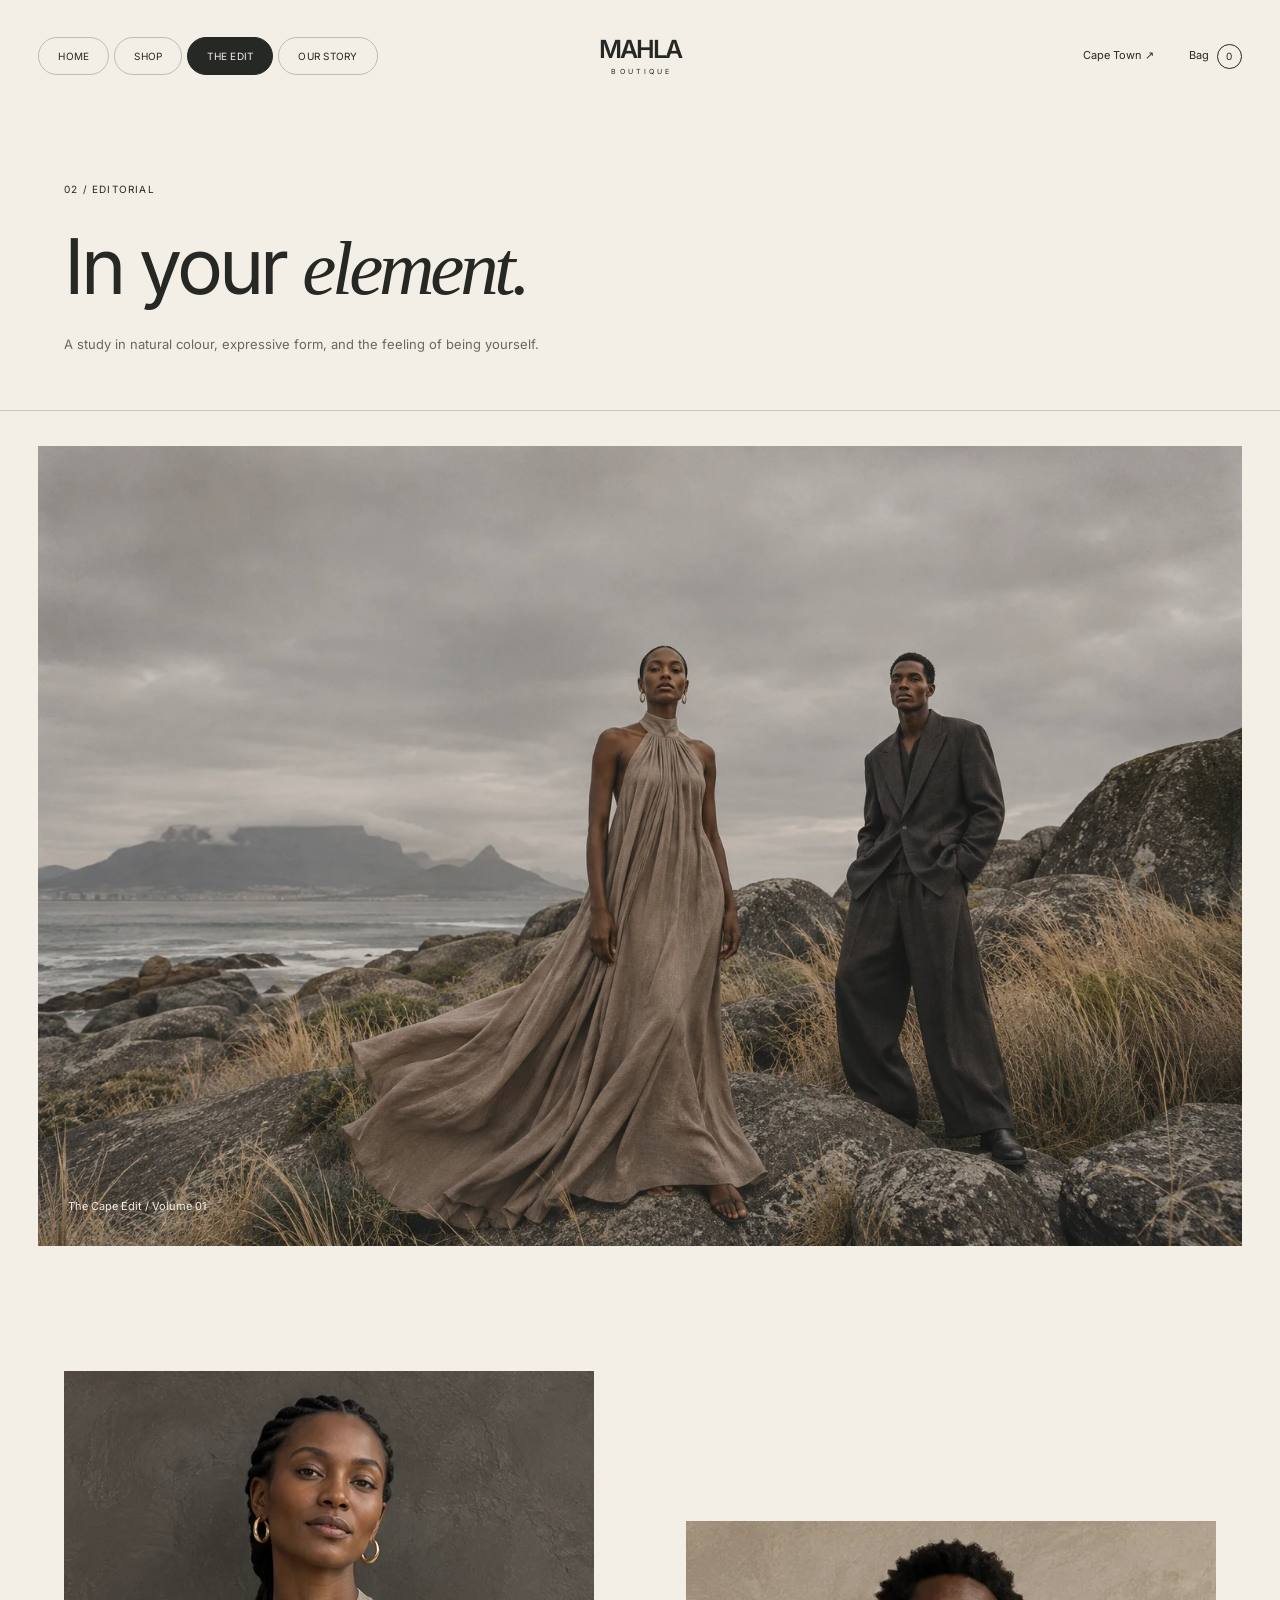
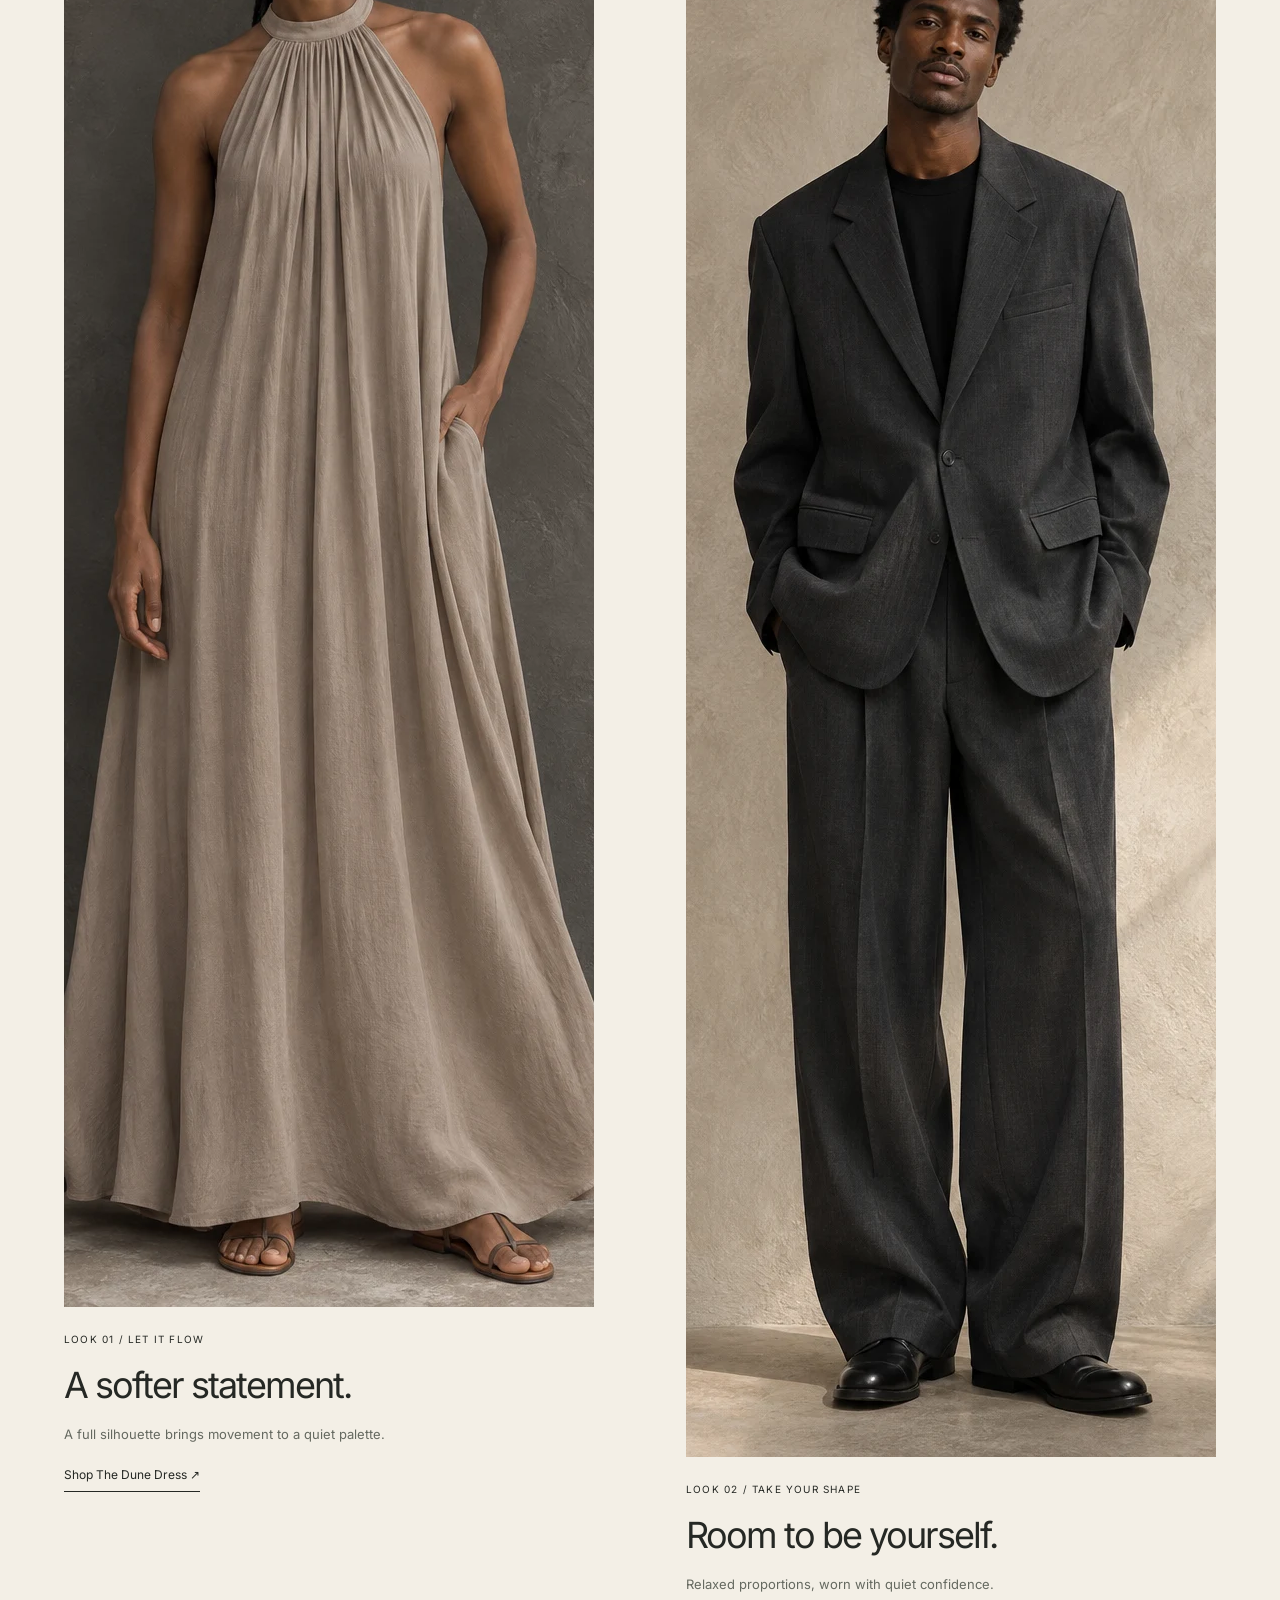
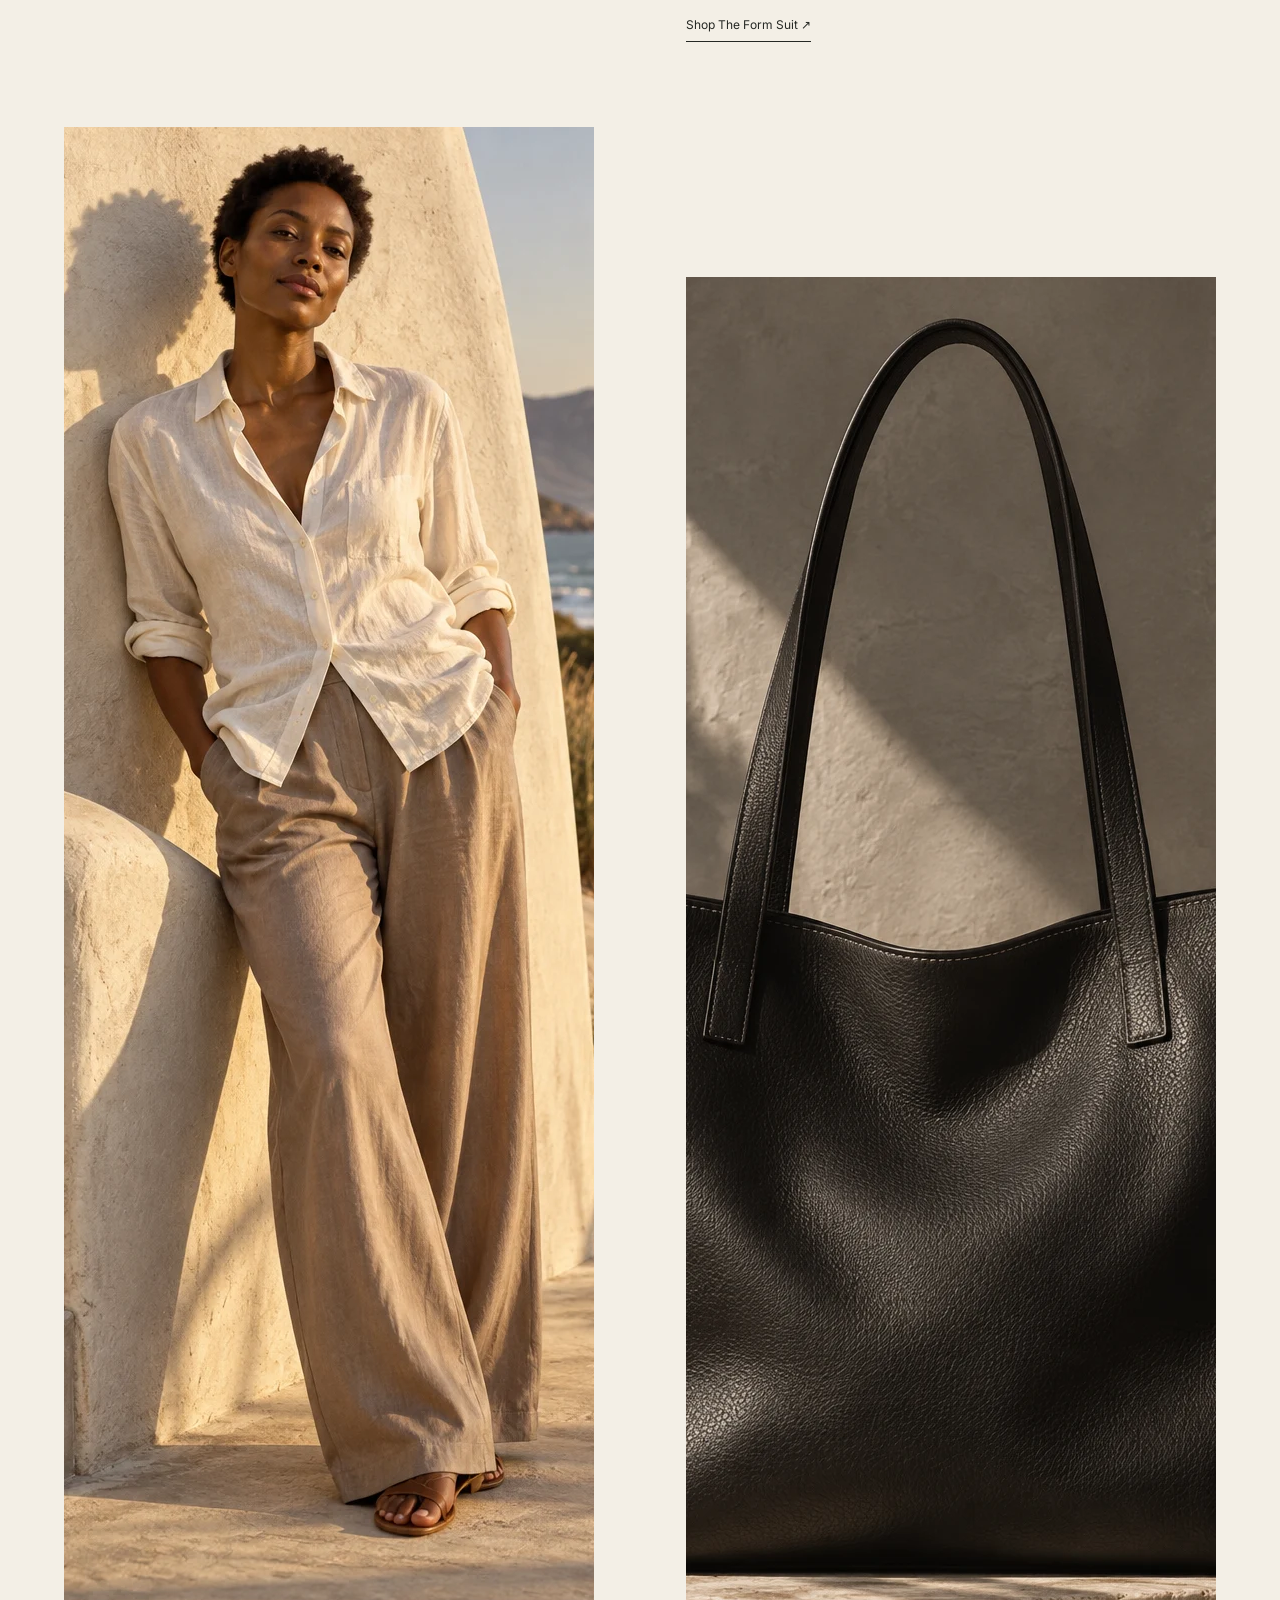
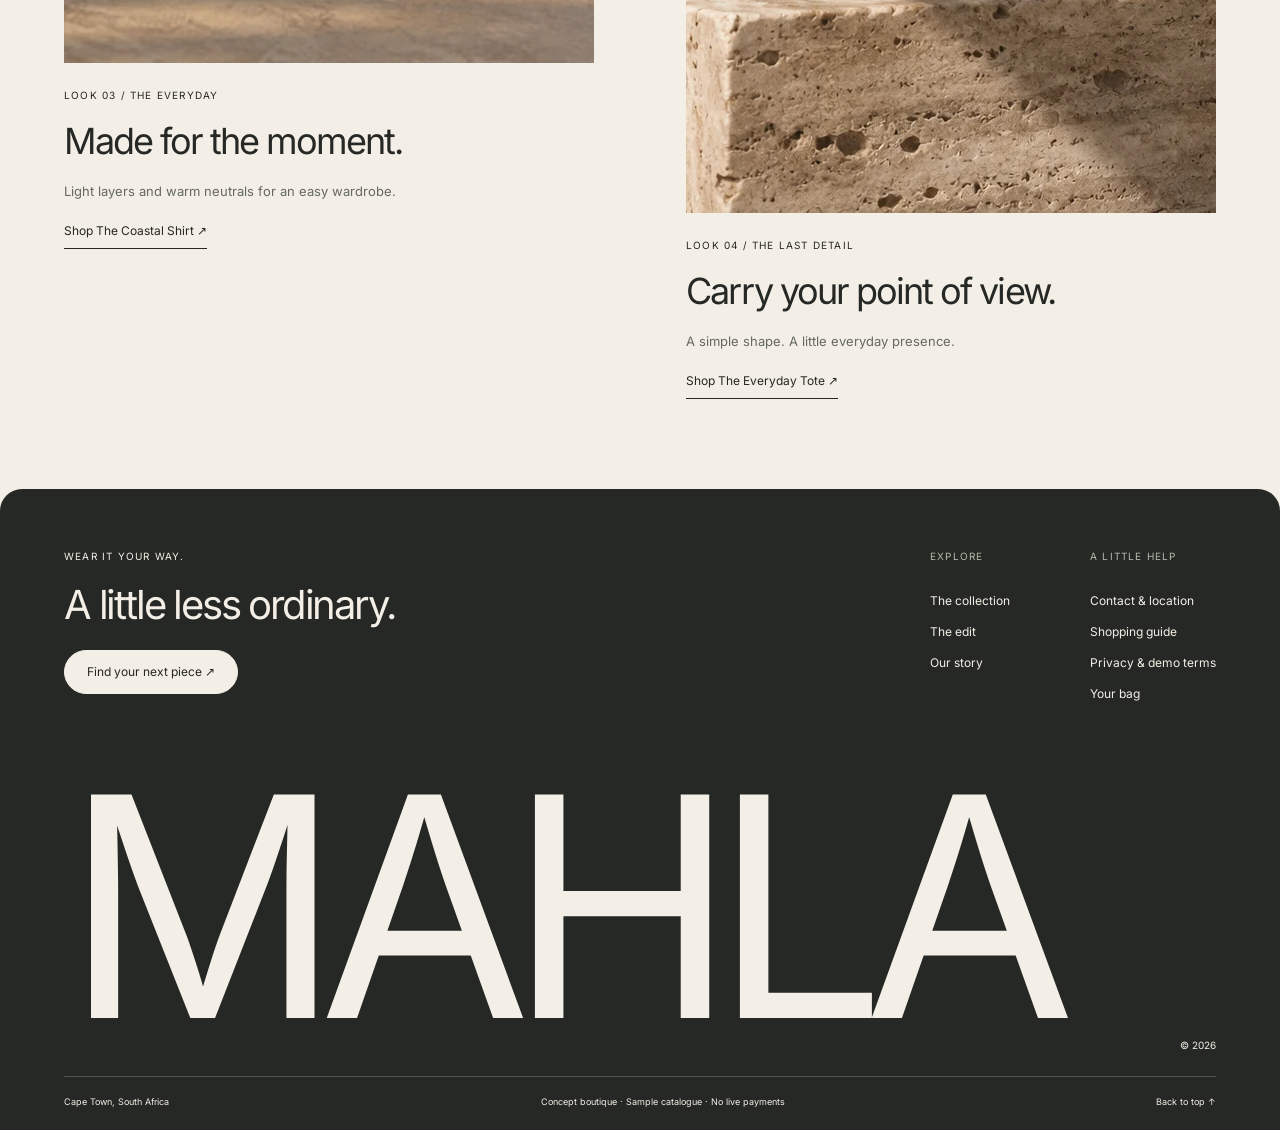
<file: MAHLA-Boutique.co.za/MAHLA-Boutique/MAHLA-Boutique/gallery.html>
<!doctype html>
<html lang="en-ZA"><head><meta charset="utf-8"><meta name="viewport" content="width=device-width, initial-scale=1"><meta name="description" content="MAHLA Boutique — a considered fashion edit inspired by Cape Town. Explore clothing, accessories and effortless everyday style."><title>The Cape Edit — MAHLA Boutique</title><link rel="icon" href="assets/favicon.svg" type="image/svg+xml"><link rel="preload" href="assets/fonts/inter-normal.woff2" as="font" type="font/woff2" crossorigin><link rel="stylesheet" href="css/style.css"><script src="js/config.js" defer></script><script src="js/data.js" defer></script><script src="js/cart.js" defer></script><script src="js/app.js" defer></script><script src="js/maps.js" defer></script></head><body id="top" class="inner-page"><a class="skip-link" href="#main">Skip to content</a><header class="site-header "><button id="menu-toggle" class="pill" aria-expanded="false" aria-controls="main-nav">Menu</button><nav id="main-nav" aria-label="Main navigation"><a class="nav-pill " href="index.html" >Home</a><a class="nav-pill " href="products.html" >Shop</a><a class="nav-pill active" href="gallery.html" aria-current="page">The edit</a><a class="nav-pill " href="about.html" >Our story</a></nav><a href="index.html" class="wordmark" aria-label="MAHLA Boutique home">MAHLA<span>BOUTIQUE</span></a><div class="header-right"><a class="contact-nav" href="contact.html">Cape Town ↗</a><a href="cart.html" class="bag-link">Bag <span class="bag-count" data-cart-count>0</span></a></div></header><main id="main"><div class="page-title"><span class="eyebrow">02 / Editorial</span><h1>In your <em>element.</em></h1><p>A study in natural colour, expressive form, and the feeling of being yourself.</p></div>
<section class="lookbook-hero"><img src="assets/images/campaign.webp" alt="Taupe occasionwear and charcoal tailoring against a moody Cape coastline" width="1536" height="1024"><span>The Cape Edit / Volume 01</span></section><section class="section lookbook-grid"><article class="reveal"><img src="assets/images/dress.webp" alt="Flowing stone halter dress against a textured wall" loading="lazy" width="1024" height="1536"><span class="eyebrow">Look 01 / Let it flow</span><h2>A softer statement.</h2><p>A full silhouette brings movement to a quiet palette.</p><a href="product.html?id=dune-dress" class="text-link">Shop The Dune Dress ↗</a></article><article class="reveal"><img src="assets/images/suit.webp" alt="Oversized charcoal tailored suit" loading="lazy" width="1024" height="1536"><span class="eyebrow">Look 02 / Take your shape</span><h2>Room to be yourself.</h2><p>Relaxed proportions, worn with quiet confidence.</p><a href="product.html?id=form-suit" class="text-link">Shop The Form Suit ↗</a></article><article class="reveal"><img src="assets/images/linen.webp" alt="Relaxed ivory shirt and taupe trousers in coastal sunlight" loading="lazy" width="1024" height="1536"><span class="eyebrow">Look 03 / The everyday</span><h2>Made for the moment.</h2><p>Light layers and warm neutrals for an easy wardrobe.</p><a href="product.html?id=linen-shirt" class="text-link">Shop The Coastal Shirt ↗</a></article><article class="reveal"><img src="assets/images/tote.webp" alt="Black shoulder tote with textured finish" loading="lazy" width="1024" height="1536"><span class="eyebrow">Look 04 / The last detail</span><h2>Carry your point of view.</h2><p>A simple shape. A little everyday presence.</p><a href="product.html?id=everyday-tote" class="text-link">Shop The Everyday Tote ↗</a></article></section></main><footer class="site-footer"><div class="footer-top"><div><span class="eyebrow">Wear it your way.</span><h2>A little less ordinary.</h2><a class="pill light" href="products.html">Find your next piece ↗</a></div><div class="footer-links"><div><span class="eyebrow">Explore</span><a href="products.html">The collection</a><a href="gallery.html">The edit</a><a href="about.html">Our story</a></div><div><span class="eyebrow">A little help</span><a href="contact.html">Contact & location</a><a href="faq.html">Shopping guide</a><a href="privacy.html">Privacy & demo terms</a><a href="cart.html">Your bag</a></div></div></div><div class="footer-word">MAHLA<span>© 2026</span></div><div class="footer-bottom"><span>Cape Town, South Africa</span><span>Concept boutique · Sample catalogue · No live payments</span><a href="#top">Back to top ↑</a></div></footer><div id="toast" class="toast" role="status" aria-live="polite"></div><noscript><div class="noscript">Enable JavaScript to browse products, use the cart, and load the map.</div></noscript></body></html>
</file>
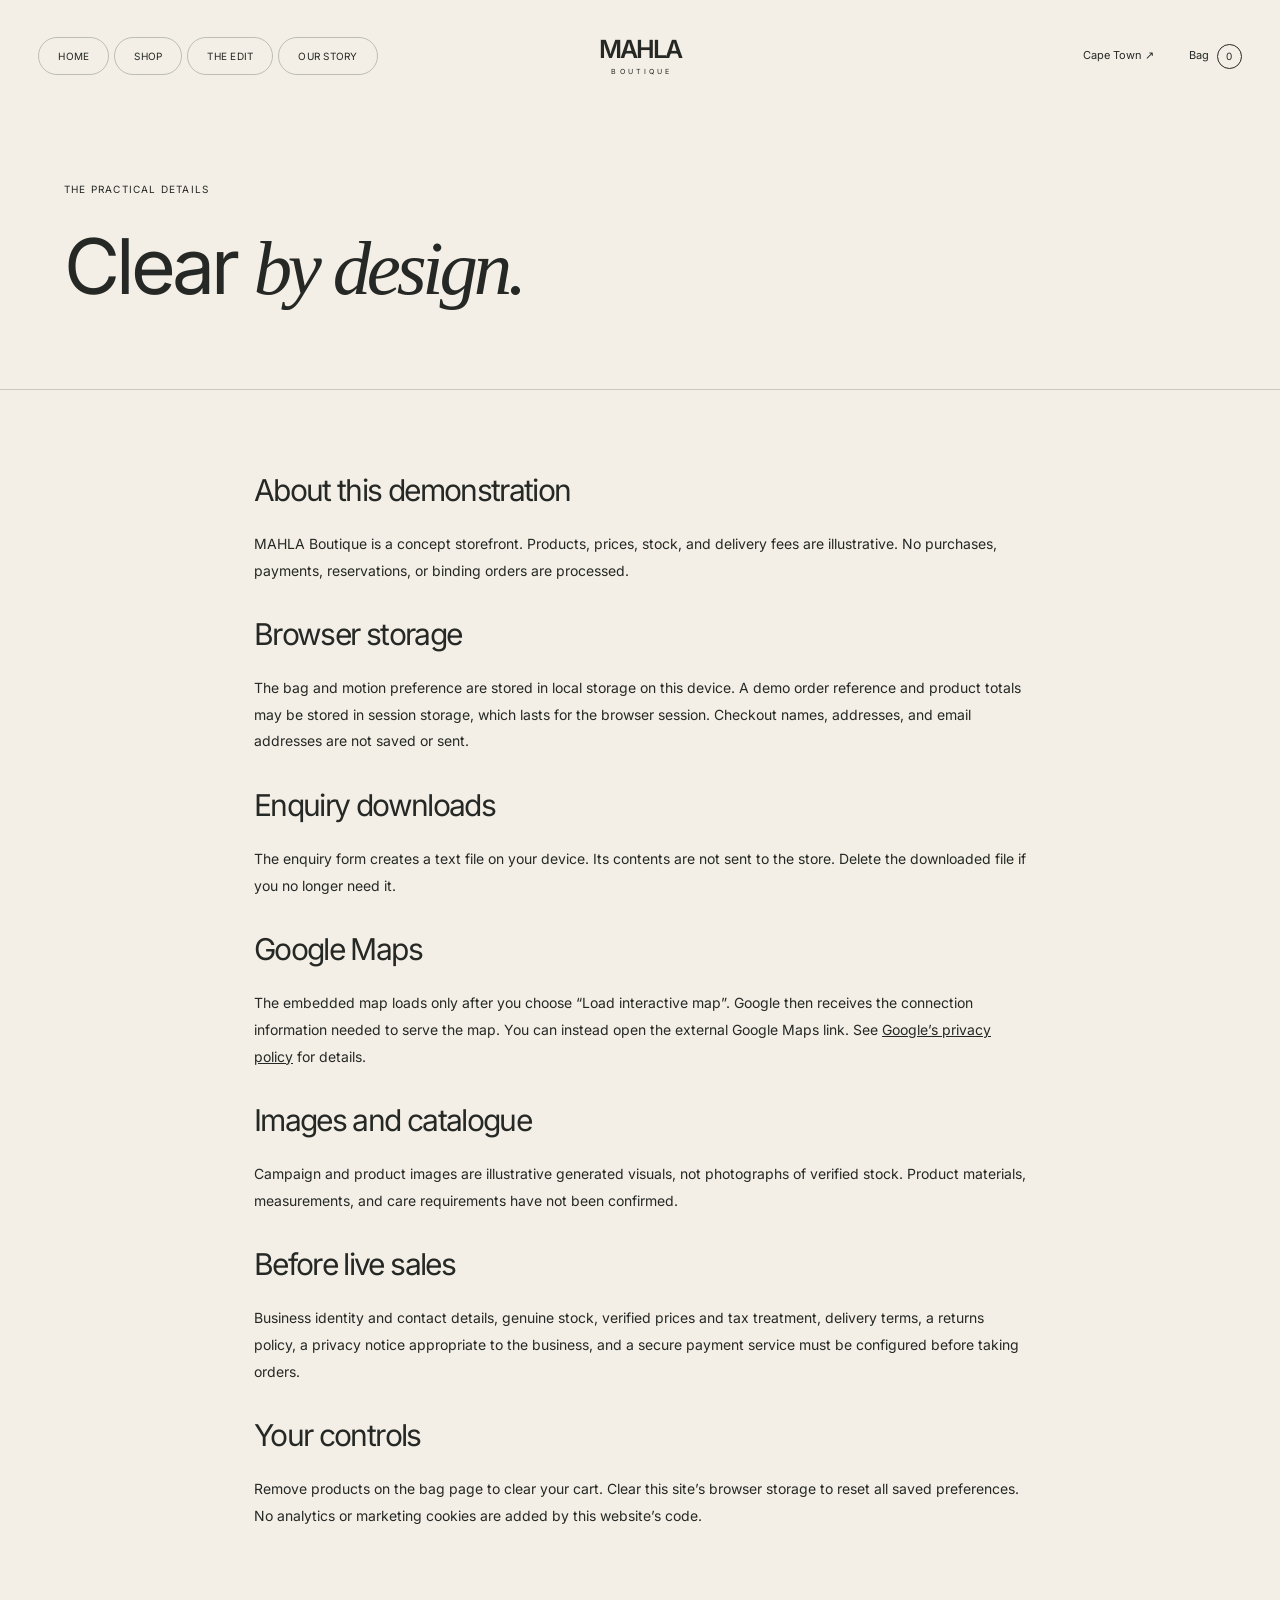
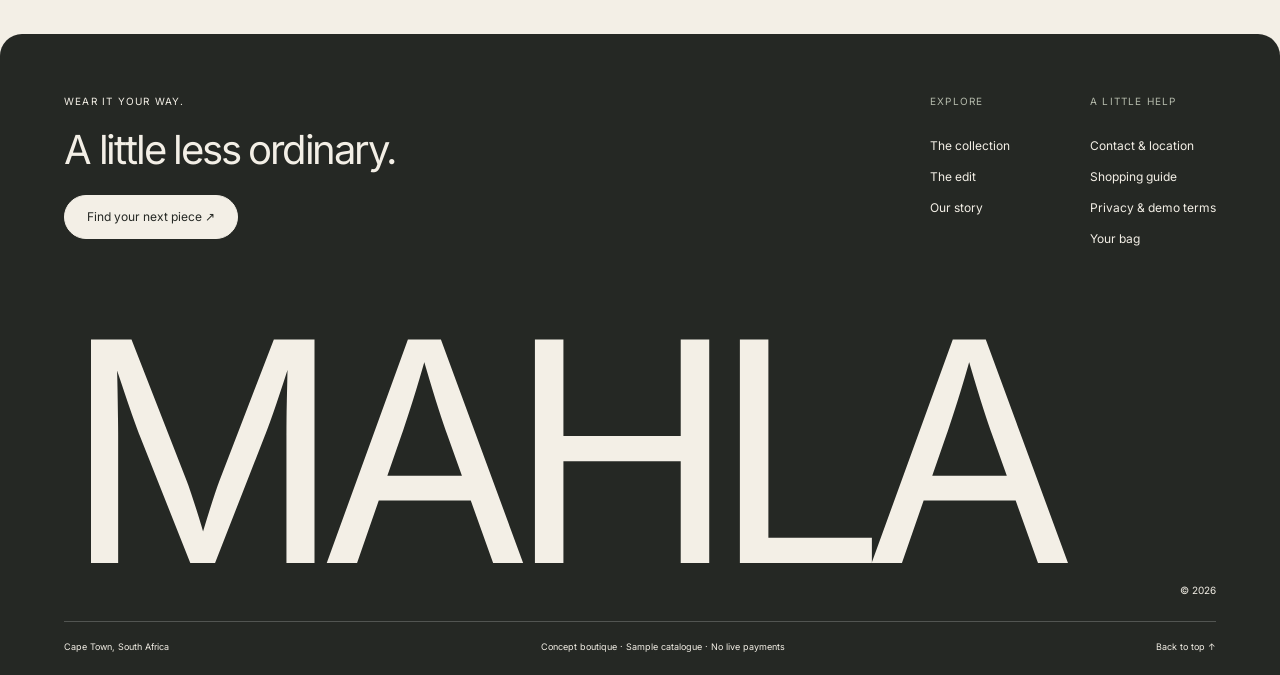
<file: MAHLA-Boutique.co.za/MAHLA-Boutique/MAHLA-Boutique/privacy.html>
<!doctype html>
<html lang="en-ZA"><head><meta charset="utf-8"><meta name="viewport" content="width=device-width, initial-scale=1"><meta name="description" content="MAHLA Boutique — a considered fashion edit inspired by Cape Town. Explore clothing, accessories and effortless everyday style."><title>Privacy & demo terms — MAHLA Boutique</title><link rel="icon" href="assets/favicon.svg" type="image/svg+xml"><link rel="preload" href="assets/fonts/inter-normal.woff2" as="font" type="font/woff2" crossorigin><link rel="stylesheet" href="css/style.css"><script src="js/config.js" defer></script><script src="js/data.js" defer></script><script src="js/cart.js" defer></script><script src="js/app.js" defer></script><script src="js/maps.js" defer></script></head><body id="top" class="inner-page"><a class="skip-link" href="#main">Skip to content</a><header class="site-header "><button id="menu-toggle" class="pill" aria-expanded="false" aria-controls="main-nav">Menu</button><nav id="main-nav" aria-label="Main navigation"><a class="nav-pill " href="index.html" >Home</a><a class="nav-pill " href="products.html" >Shop</a><a class="nav-pill " href="gallery.html" >The edit</a><a class="nav-pill " href="about.html" >Our story</a></nav><a href="index.html" class="wordmark" aria-label="MAHLA Boutique home">MAHLA<span>BOUTIQUE</span></a><div class="header-right"><a class="contact-nav" href="contact.html">Cape Town ↗</a><a href="cart.html" class="bag-link">Bag <span class="bag-count" data-cart-count>0</span></a></div></header><main id="main"><div class="page-title"><span class="eyebrow">The practical details</span><h1>Clear <em>by design.</em></h1></div><section class="prose section"><h2>About this demonstration</h2><p>MAHLA Boutique is a concept storefront. Products, prices, stock, and delivery fees are illustrative. No purchases, payments, reservations, or binding orders are processed.</p><h2>Browser storage</h2><p>The bag and motion preference are stored in local storage on this device. A demo order reference and product totals may be stored in session storage, which lasts for the browser session. Checkout names, addresses, and email addresses are not saved or sent.</p><h2>Enquiry downloads</h2><p>The enquiry form creates a text file on your device. Its contents are not sent to the store. Delete the downloaded file if you no longer need it.</p><h2>Google Maps</h2><p>The embedded map loads only after you choose “Load interactive map”. Google then receives the connection information needed to serve the map. You can instead open the external Google Maps link. See <a href="https://policies.google.com/privacy" target="_blank" rel="noopener noreferrer">Google’s privacy policy</a> for details.</p><h2>Images and catalogue</h2><p>Campaign and product images are illustrative generated visuals, not photographs of verified stock. Product materials, measurements, and care requirements have not been confirmed.</p><h2>Before live sales</h2><p>Business identity and contact details, genuine stock, verified prices and tax treatment, delivery terms, a returns policy, a privacy notice appropriate to the business, and a secure payment service must be configured before taking orders.</p><h2>Your controls</h2><p>Remove products on the bag page to clear your cart. Clear this site’s browser storage to reset all saved preferences. No analytics or marketing cookies are added by this website’s code.</p></section></main><footer class="site-footer"><div class="footer-top"><div><span class="eyebrow">Wear it your way.</span><h2>A little less ordinary.</h2><a class="pill light" href="products.html">Find your next piece ↗</a></div><div class="footer-links"><div><span class="eyebrow">Explore</span><a href="products.html">The collection</a><a href="gallery.html">The edit</a><a href="about.html">Our story</a></div><div><span class="eyebrow">A little help</span><a href="contact.html">Contact & location</a><a href="faq.html">Shopping guide</a><a href="privacy.html">Privacy & demo terms</a><a href="cart.html">Your bag</a></div></div></div><div class="footer-word">MAHLA<span>© 2026</span></div><div class="footer-bottom"><span>Cape Town, South Africa</span><span>Concept boutique · Sample catalogue · No live payments</span><a href="#top">Back to top ↑</a></div></footer><div id="toast" class="toast" role="status" aria-live="polite"></div><noscript><div class="noscript">Enable JavaScript to browse products, use the cart, and load the map.</div></noscript></body></html>
</file>
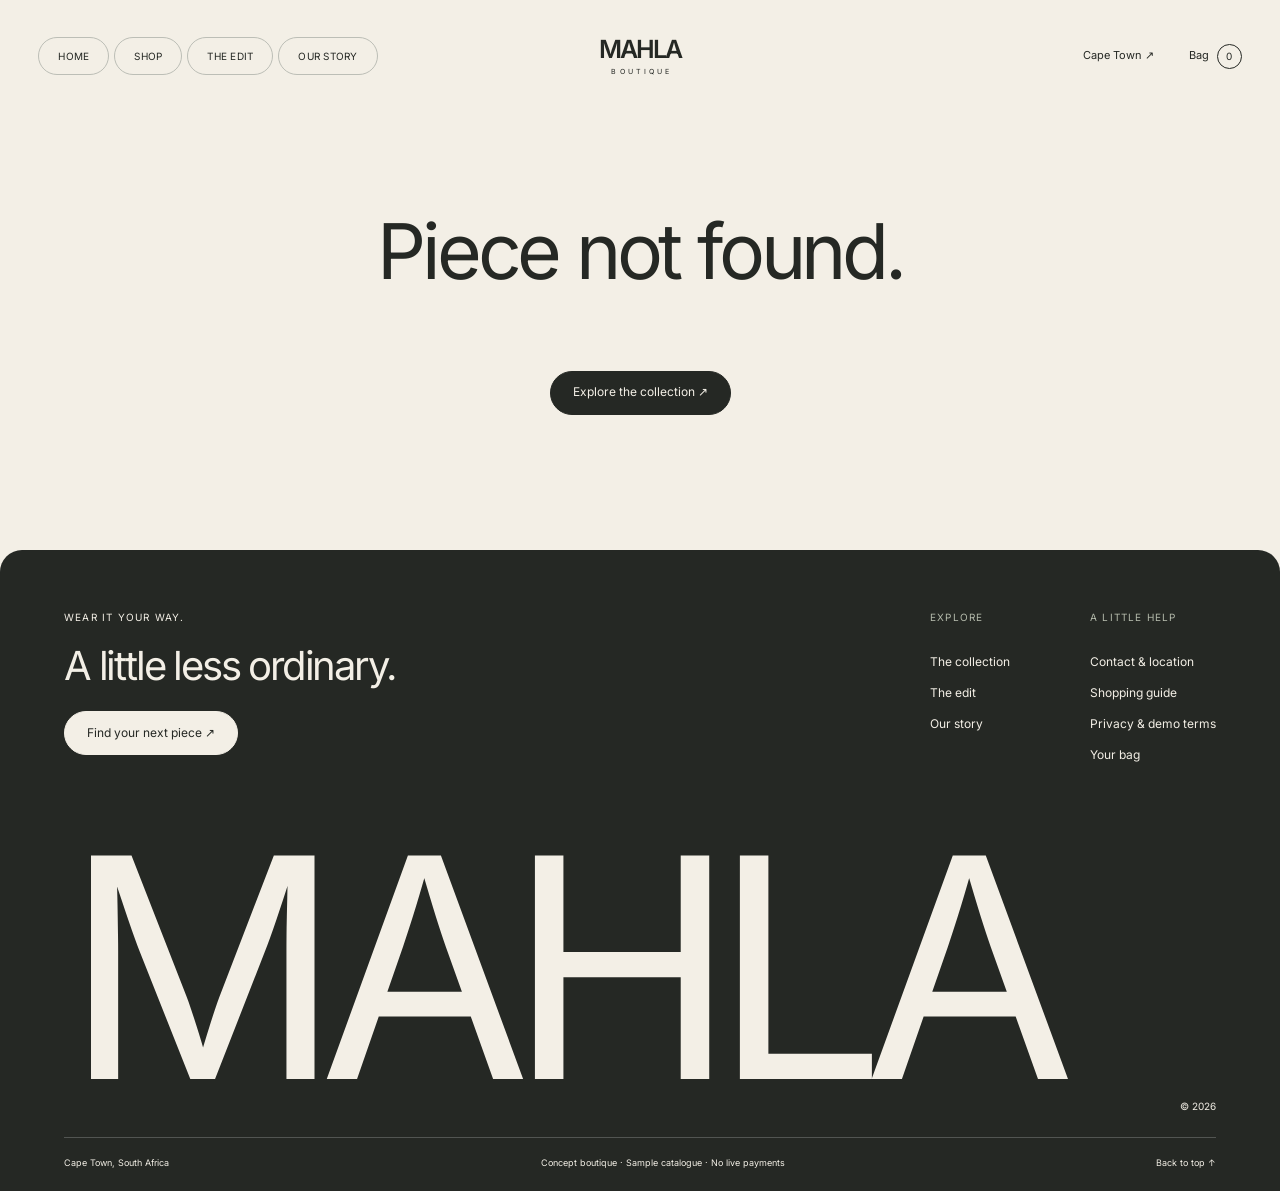
<file: MAHLA-Boutique.co.za/MAHLA-Boutique/MAHLA-Boutique/product.html>
<!doctype html>
<html lang="en-ZA"><head><meta charset="utf-8"><meta name="viewport" content="width=device-width, initial-scale=1"><meta name="description" content="MAHLA Boutique — a considered fashion edit inspired by Cape Town. Explore clothing, accessories and effortless everyday style."><title>Your next piece — MAHLA Boutique</title><link rel="icon" href="assets/favicon.svg" type="image/svg+xml"><link rel="preload" href="assets/fonts/inter-normal.woff2" as="font" type="font/woff2" crossorigin><link rel="stylesheet" href="css/style.css"><script src="js/config.js" defer></script><script src="js/data.js" defer></script><script src="js/cart.js" defer></script><script src="js/app.js" defer></script><script src="js/maps.js" defer></script></head><body id="top" class="inner-page"><a class="skip-link" href="#main">Skip to content</a><header class="site-header "><button id="menu-toggle" class="pill" aria-expanded="false" aria-controls="main-nav">Menu</button><nav id="main-nav" aria-label="Main navigation"><a class="nav-pill " href="index.html" >Home</a><a class="nav-pill " href="products.html" >Shop</a><a class="nav-pill " href="gallery.html" >The edit</a><a class="nav-pill " href="about.html" >Our story</a></nav><a href="index.html" class="wordmark" aria-label="MAHLA Boutique home">MAHLA<span>BOUTIQUE</span></a><div class="header-right"><a class="contact-nav" href="contact.html">Cape Town ↗</a><a href="cart.html" class="bag-link">Bag <span class="bag-count" data-cart-count>0</span></a></div></header><main id="main"><section id="product-detail" class="product-detail"></section><div id="bag-confirmation" class="bag-confirmation" hidden role="status"><span>Your piece is in the bag.</span><a class="pill dark" href="cart.html">View bag ↗</a><a class="text-link" href="products.html">Keep exploring</a></div></main><footer class="site-footer"><div class="footer-top"><div><span class="eyebrow">Wear it your way.</span><h2>A little less ordinary.</h2><a class="pill light" href="products.html">Find your next piece ↗</a></div><div class="footer-links"><div><span class="eyebrow">Explore</span><a href="products.html">The collection</a><a href="gallery.html">The edit</a><a href="about.html">Our story</a></div><div><span class="eyebrow">A little help</span><a href="contact.html">Contact & location</a><a href="faq.html">Shopping guide</a><a href="privacy.html">Privacy & demo terms</a><a href="cart.html">Your bag</a></div></div></div><div class="footer-word">MAHLA<span>© 2026</span></div><div class="footer-bottom"><span>Cape Town, South Africa</span><span>Concept boutique · Sample catalogue · No live payments</span><a href="#top">Back to top ↑</a></div></footer><div id="toast" class="toast" role="status" aria-live="polite"></div><noscript><div class="noscript">Enable JavaScript to browse products, use the cart, and load the map.</div></noscript></body></html>
</file>
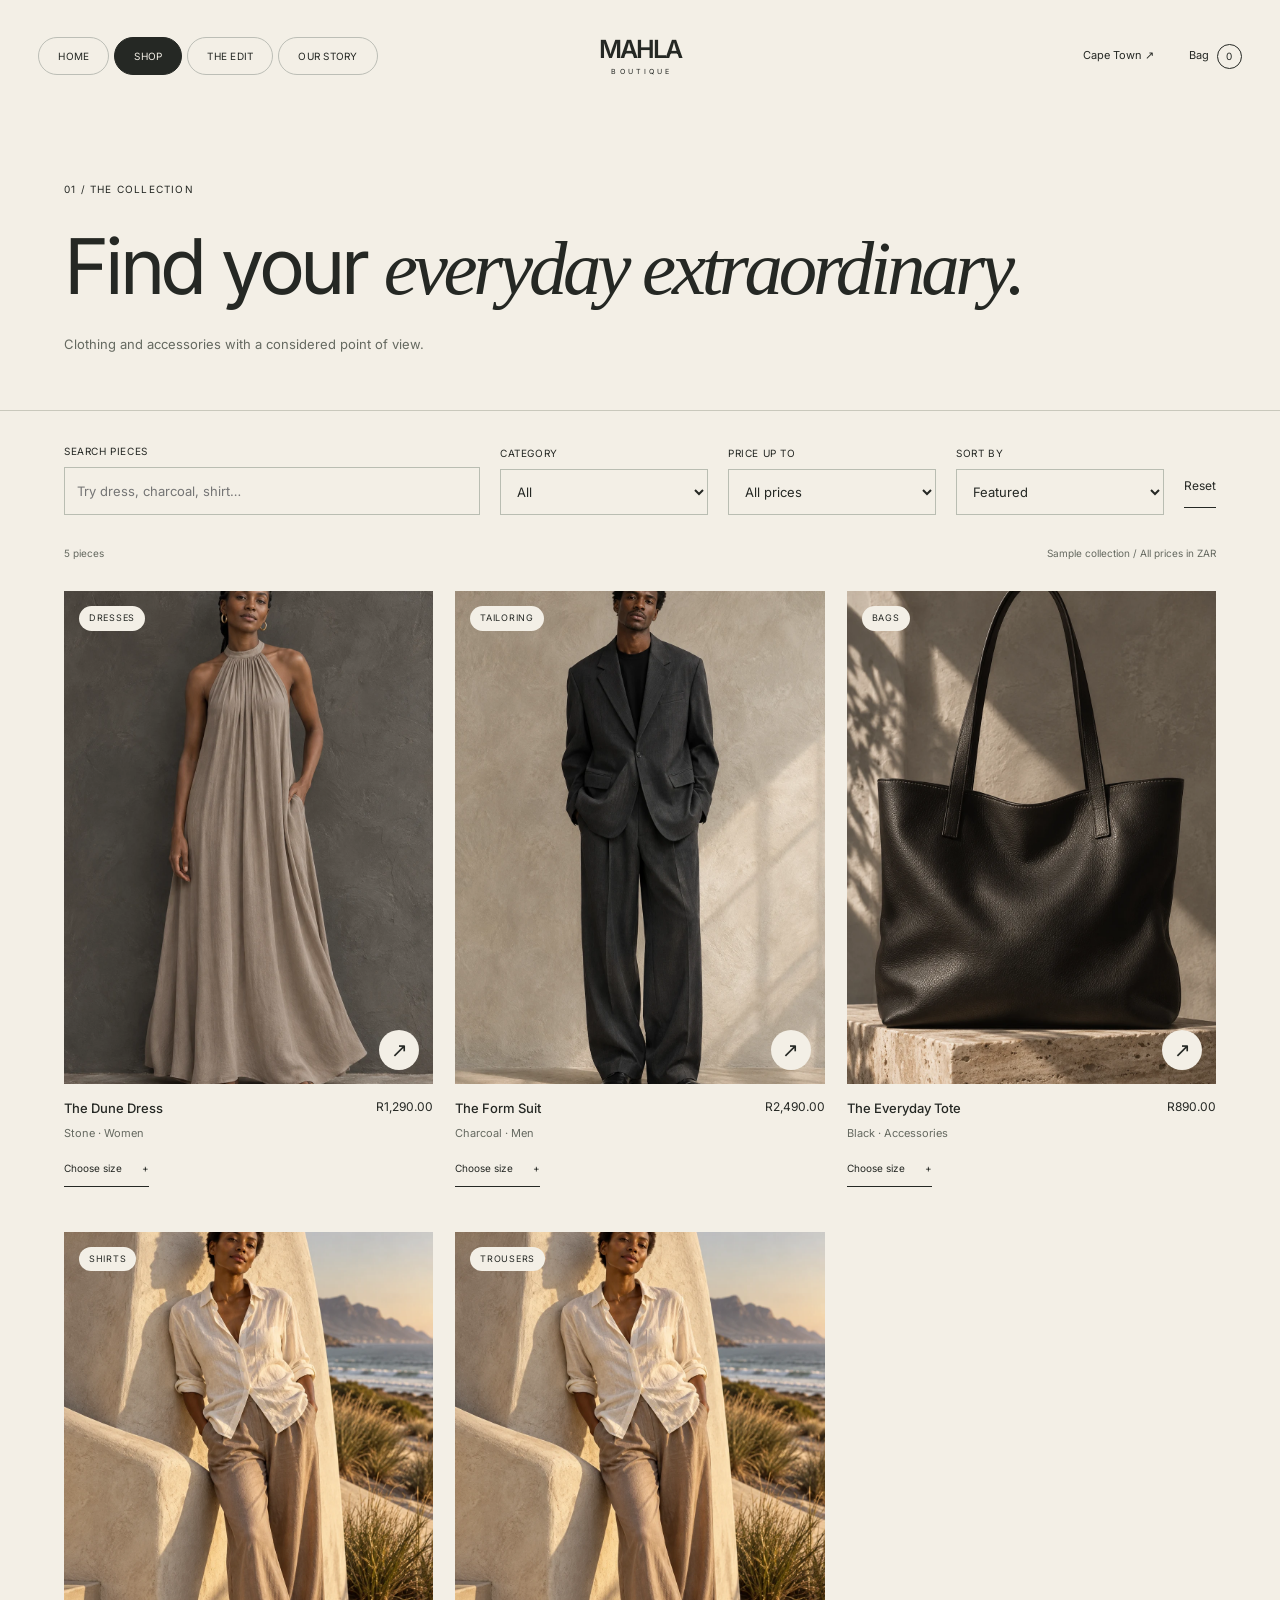
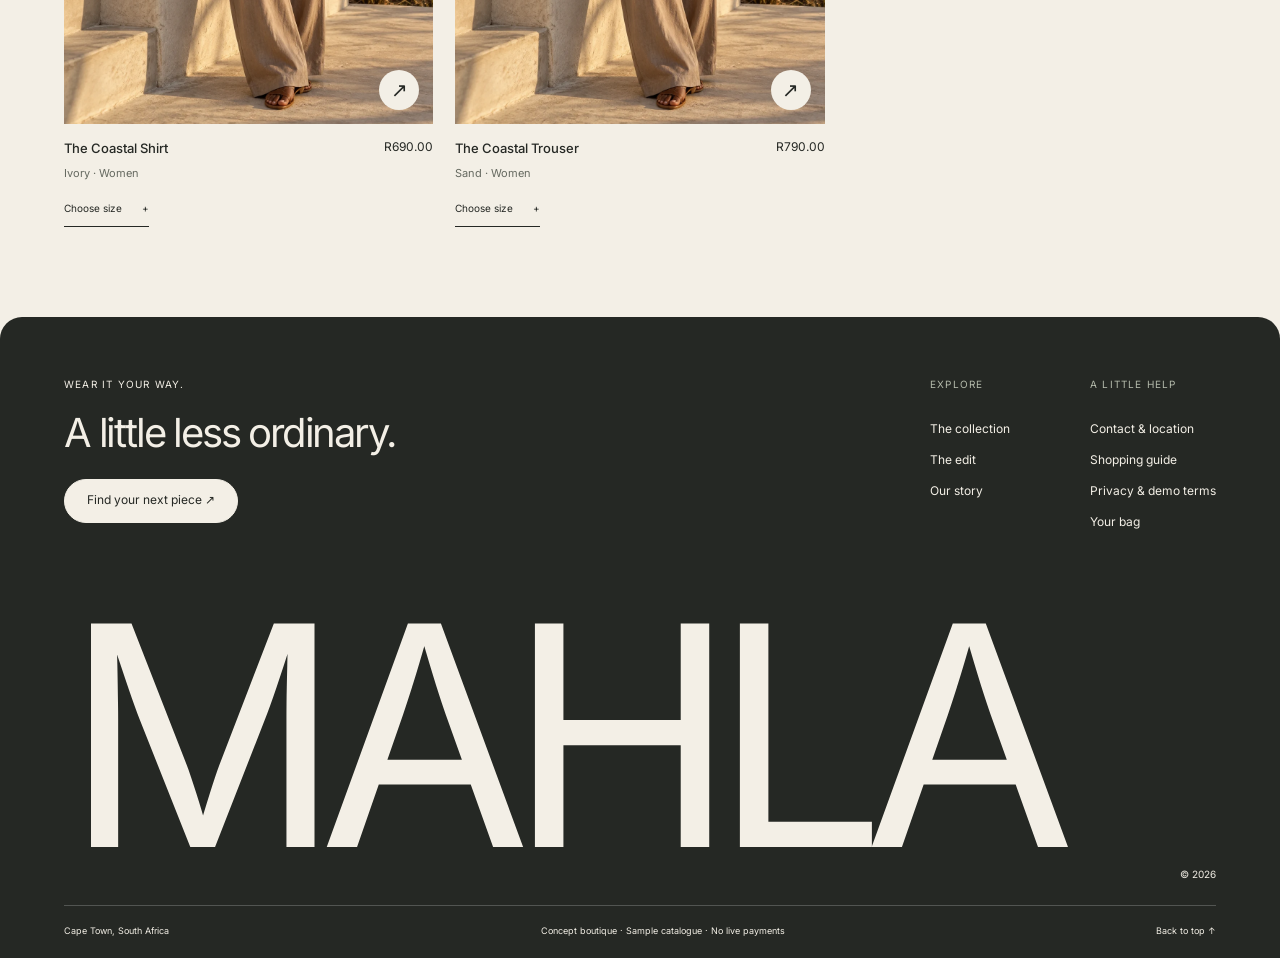
<file: MAHLA-Boutique.co.za/MAHLA-Boutique/MAHLA-Boutique/products.html>
<!doctype html>
<html lang="en-ZA"><head><meta charset="utf-8"><meta name="viewport" content="width=device-width, initial-scale=1"><meta name="description" content="MAHLA Boutique — a considered fashion edit inspired by Cape Town. Explore clothing, accessories and effortless everyday style."><title>The collection — MAHLA Boutique</title><link rel="icon" href="assets/favicon.svg" type="image/svg+xml"><link rel="preload" href="assets/fonts/inter-normal.woff2" as="font" type="font/woff2" crossorigin><link rel="stylesheet" href="css/style.css"><script src="js/config.js" defer></script><script src="js/data.js" defer></script><script src="js/cart.js" defer></script><script src="js/app.js" defer></script><script src="js/maps.js" defer></script></head><body id="top" class="inner-page"><a class="skip-link" href="#main">Skip to content</a><header class="site-header "><button id="menu-toggle" class="pill" aria-expanded="false" aria-controls="main-nav">Menu</button><nav id="main-nav" aria-label="Main navigation"><a class="nav-pill " href="index.html" >Home</a><a class="nav-pill active" href="products.html" aria-current="page">Shop</a><a class="nav-pill " href="gallery.html" >The edit</a><a class="nav-pill " href="about.html" >Our story</a></nav><a href="index.html" class="wordmark" aria-label="MAHLA Boutique home">MAHLA<span>BOUTIQUE</span></a><div class="header-right"><a class="contact-nav" href="contact.html">Cape Town ↗</a><a href="cart.html" class="bag-link">Bag <span class="bag-count" data-cart-count>0</span></a></div></header><main id="main"><div class="page-title"><span class="eyebrow">01 / The collection</span><h1>Find your <em>everyday extraordinary.</em></h1><p>Clothing and accessories with a considered point of view.</p></div>
<section class="shop-section"><form id="shop-filters" class="shop-filters" role="search"><label class="search-field">Search pieces<input id="search" type="search" placeholder="Try dress, charcoal, shirt…"></label><label>Category<select id="category"><option>All</option><option>Women</option><option>Men</option><option>Accessories</option></select></label><label>Price up to<select id="price"><option value="10000">All prices</option><option value="800">R800.00</option><option value="1000">R1,000.00</option><option value="1500">R1,500.00</option></select></label><label>Sort by<select id="sort"><option value="featured">Featured</option><option value="low">Price: low to high</option><option value="high">Price: high to low</option><option value="name">Name: A–Z</option></select></label><button id="reset-filters" type="button" class="text-link">Reset</button></form><div class="shop-results"><span id="results-count" role="status" aria-live="polite"></span><span>Sample collection / All prices in ZAR</span></div><div id="product-grid" class="product-grid"></div></section></main><footer class="site-footer"><div class="footer-top"><div><span class="eyebrow">Wear it your way.</span><h2>A little less ordinary.</h2><a class="pill light" href="products.html">Find your next piece ↗</a></div><div class="footer-links"><div><span class="eyebrow">Explore</span><a href="products.html">The collection</a><a href="gallery.html">The edit</a><a href="about.html">Our story</a></div><div><span class="eyebrow">A little help</span><a href="contact.html">Contact & location</a><a href="faq.html">Shopping guide</a><a href="privacy.html">Privacy & demo terms</a><a href="cart.html">Your bag</a></div></div></div><div class="footer-word">MAHLA<span>© 2026</span></div><div class="footer-bottom"><span>Cape Town, South Africa</span><span>Concept boutique · Sample catalogue · No live payments</span><a href="#top">Back to top ↑</a></div></footer><div id="toast" class="toast" role="status" aria-live="polite"></div><noscript><div class="noscript">Enable JavaScript to browse products, use the cart, and load the map.</div></noscript></body></html>
</file>
<file: MAHLA-Boutique.co.za/MAHLA-Boutique/MAHLA-Boutique/css/style.css>
@font-face{font-family:Inter;src:url('../assets/fonts/inter-normal.woff2') format('woff2');font-style:normal;font-weight:100 900;font-display:swap}
:root{--ink:#252824;--paper:#f3efe6;--soft:#e7e1d6;--muted:#656960;--line:#c9c8bc;--sage:#a6ae98;--serif:Georgia,'Times New Roman',serif}
*{box-sizing:border-box}html{scroll-behavior:smooth;scroll-padding-top:30px}body{margin:0;background:var(--paper);color:var(--ink);font-family:Inter,Arial,sans-serif;font-size:14px;line-height:1.6;-webkit-font-smoothing:antialiased}a{color:inherit;text-decoration:none}button,input,select,textarea{font:inherit;color:inherit}button,a,input,select,textarea{touch-action:manipulation}button{cursor:pointer}img{display:block;width:100%;object-fit:cover}button{background:none;border:0}a,button{ -webkit-tap-highlight-color:transparent}a:hover{text-decoration:none}a:focus-visible,button:focus-visible,input:focus-visible,select:focus-visible,textarea:focus-visible,summary:focus-visible{outline:2px solid #8b5536;outline-offset:5px}h1,h2,h3,p{margin-top:0}h1,h2,h3{font-weight:400;letter-spacing:-.055em;line-height:1.04}h1{font-size:clamp(44px,6vw,86px)}h2{font-size:clamp(34px,4.2vw,60px)}h3{font-size:32px}p{max-width:60ch}em{font-family:var(--serif);font-weight:400}strong{font-weight:500}[hidden]{display:none!important}.eyebrow{text-transform:uppercase;font-size:10px;letter-spacing:.12em;line-height:1.5;display:block}.small{font-size:12px;color:var(--muted)}.space-top{margin-top:60px}.section{padding:90px 5%}.pill{min-height:44px;display:inline-flex;align-items:center;justify-content:center;gap:30px;border:1px solid currentColor;border-radius:100px;padding:12px 22px;font-size:12px;line-height:1.4;transition:background .25s,color .25s,transform .25s}.pill:hover{transform:translateY(-2px)}.pill.dark{background:var(--ink);color:var(--paper);border-color:var(--ink)}.pill.dark:hover{background:#44493f}.pill.light{background:var(--paper);color:var(--ink);border-color:var(--paper)}.wide{width:100%;justify-content:space-between}.text-link{border-bottom:1px solid currentColor;display:inline-flex;align-items:center;justify-content:space-between;gap:28px;padding:7px 0;font-size:12px}.text-link:hover{color:#6a715d}.skip-link{position:fixed;left:10px;top:-100px;background:var(--paper);color:var(--ink);z-index:100;padding:10px}.skip-link:focus{top:10px}.site-header{display:flex;align-items:center;justify-content:space-between;gap:20px;min-height:112px;padding:25px 3%;position:relative;z-index:10}.site-header nav{display:flex;gap:5px}.nav-pill{padding:10px 19px;border-radius:50px;border:1px solid #bcbeb6;font-size:10px;min-height:38px;text-transform:uppercase;letter-spacing:.025em;display:flex;align-items:center;justify-content:center;transition:background .25s,color .25s}.nav-pill:hover,.nav-pill.active{background:var(--ink);color:var(--paper);border-color:var(--ink)}.wordmark{font-size:25px;letter-spacing:-.075em;font-weight:600;line-height:1;position:absolute;left:50%;transform:translateX(-50%);text-align:center}.wordmark span{display:block;font-size:7px;letter-spacing:.45em;font-weight:400;margin-top:6px;margin-left:4px}.header-right{display:flex;align-items:center;gap:35px;font-size:11px}.bag-link{display:flex;align-items:center;gap:8px}.bag-count{border:1px solid currentColor;border-radius:50%;width:25px;height:25px;display:inline-flex;align-items:center;justify-content:center;font-size:10px}#menu-toggle{display:none}.home{padding:7px}.hero-header{position:absolute;left:7px;right:7px;top:7px;color:var(--paper)}.hero-header .nav-pill{border-color:#ffffff70}.hero-header .nav-pill.active,.hero-header .nav-pill:hover{background:var(--paper);color:var(--ink);border-color:var(--paper)}.hero{position:relative;min-height:750px;height:calc(100svh - 14px);max-height:1050px;overflow:hidden;border-radius:24px;background:#343b3a;color:var(--paper)}.hero-image{position:absolute;inset:0;width:100%;height:100%;object-position:center 46%;animation:hero-drift 18s ease-in-out infinite alternate;filter:brightness(.72)}.hero-shade{position:absolute;inset:0;background:rgba(21,28,25,.10)}.hero-heading{position:absolute;top:15%;left:5%;right:5%}.hero-eyebrow{display:flex;justify-content:space-between;align-items:center;margin:0 1% 15px;font-size:10px;letter-spacing:.02em}.hero h1{font-size:23.8vw;letter-spacing:-.065em;font-weight:500;line-height:.77;margin:0;text-align:center;animation:title-enter 1.5s cubic-bezier(.2,.8,.2,1) both}.hero-script{position:absolute;top:54%;right:6%;font-family:var(--serif);font-size:clamp(40px,6vw,95px);font-style:italic;line-height:.9;letter-spacing:-.065em;transform:rotate(-7deg);text-shadow:0 1px 12px #25282466}.hero-card{position:absolute;left:6%;bottom:15%;width:290px}.hero-card p{font-size:30px;line-height:1.1;margin:15px 0 22px;letter-spacing:-.03em}.hero-card .pill{padding:14px 19px;gap:28px}.hero-bottom{position:absolute;bottom:29px;left:3%;right:3%;display:flex;justify-content:space-between;align-items:end;font-size:10px;line-height:1.6}.hero-bottom p{margin:0;position:absolute;left:57%}.hero-bottom button{font-size:10px;border-bottom:1px solid #ffffff80;padding:5px 0}.look-pin{position:absolute;display:flex;align-items:center;gap:10px;min-height:44px;min-width:44px;padding:10px}.look-pin>span:first-child{display:block;width:10px;height:10px;border-radius:50%;background:var(--paper);outline:5px solid #ffffff35;box-shadow:0 0 0 10px #ffffff10;animation:pulse 3s ease-in-out infinite}.pin-dress{left:48%;top:69%}.pin-suit{left:73%;top:53%}.pin-label{background:var(--paper);color:var(--ink);padding:5px 10px;font-size:10px;opacity:0;transform:translateX(-5px);transition:.2s}.look-pin:hover .pin-label,.look-pin:focus-visible .pin-label{opacity:1;transform:none}.intro-strip{display:flex;justify-content:space-between;padding:24px 5%;border-bottom:1px solid var(--line);font-size:10px}.section-heading{display:flex;justify-content:space-between;align-items:end;gap:20px;margin-bottom:45px}.section-heading .eyebrow{margin-bottom:25px}.section-heading h2{margin-bottom:0}.section-heading .text-link{margin-bottom:8px}.product-grid{display:grid;grid-template-columns:repeat(3,minmax(0,1fr));gap:45px 22px}.product-photo{position:relative;display:block;overflow:hidden;background:var(--soft)}.product-photo img{aspect-ratio:3/4;height:auto;object-position:center;transition:transform .8s cubic-bezier(.2,.7,.2,1)}.product-photo:hover img{transform:scale(1.035)}.photo-label{position:absolute;left:15px;top:15px;text-transform:uppercase;letter-spacing:.08em;font-size:9px;background:var(--paper);padding:5px 10px;border-radius:20px}.card-arrow{position:absolute;bottom:14px;right:14px;width:40px;height:40px;border-radius:50%;background:var(--paper);display:flex;align-items:center;justify-content:center;font-size:20px}.product-meta{display:flex;justify-content:space-between;gap:10px;margin-top:15px;line-height:1.4;font-size:13px}.product-meta>a{font-weight:500}.product-meta>span{white-space:nowrap;font-size:12px}.product-colour{font-size:11px;color:var(--muted);margin:8px 0}.product-card .text-link{font-size:10px;min-height:36px;gap:20px}.sample-caption{font-size:10px;color:var(--muted);margin:24px 0 0}.editorial-section{display:grid;grid-template-columns:1fr 1fr;background:#e5dfd2;margin:0 3%;min-height:670px}.editorial-image{position:relative;overflow:hidden}.editorial-image img{height:100%;max-height:800px;object-position:50% 40%}.image-caption{position:absolute;bottom:30px;left:30px;color:var(--paper);font-size:10px}.editorial-copy{padding:70px 13%;display:flex;align-items:start;flex-direction:column;justify-content:center}.editorial-copy h2{font-size:clamp(48px,5.3vw,76px);margin:36px 0}.editorial-copy>p{font-size:13px;line-height:1.8;margin-bottom:32px}.editorial-note{display:flex;justify-content:space-between;width:100%;font-size:9px;border-top:1px solid #b9b7ad;padding-top:20px;margin-top:70px;gap:20px}.categories>.eyebrow{margin-bottom:38px}.categories>a{display:grid;grid-template-columns:55px 1.2fr 1fr 40px;align-items:center;gap:20px;border-top:1px solid var(--line);padding:32px 0;transition:padding .3s,background .3s}.categories>a:last-child{border-bottom:1px solid var(--line)}.categories>a:hover{padding-left:15px;background:#e8e5dc}.categories h2{font-size:clamp(30px,3.5vw,50px);margin:0}.categories>a>span{font-size:11px}.categories b{font-size:34px;font-weight:300}.cape-section{display:grid;grid-template-columns:1fr 1fr;gap:10%;padding:60px 5% 100px;align-items:center}.cape-section h2{margin:30px 0}.cape-section p{max-width:40ch;font-size:13px}.map-shell{min-height:350px;position:relative;background:#dce0d4;overflow:hidden;border:1px solid #c9cebf}.map-grid{position:absolute;inset:-30%;background-image:linear-gradient(35deg,transparent 48%,#b8c1b040 49%,#b8c1b040 50%,transparent 51%),linear-gradient(-35deg,transparent 48%,#b8c1b040 49%,#b8c1b040 50%,transparent 51%);background-size:100px 100px;transform:rotate(-8deg)}.map-intro{position:relative;z-index:1;display:flex;align-items:center;flex-direction:column;text-align:center;padding:36px 20px}.location-dot{width:14px;height:14px;border:3px solid var(--paper);border-radius:50%;background:var(--ink);box-shadow:0 0 0 12px #2528240a;margin:0 0 25px}.map-intro h3{margin:10px 0}.map-intro p{font-size:12px}.map-intro small{margin-top:12px;font-size:9px}.map-shell iframe{width:100%;height:400px;border:0;display:block}.site-footer{background:var(--ink);color:var(--paper);padding:60px 5% 20px;border-radius:22px 22px 0 0}.footer-top{display:flex;justify-content:space-between;gap:40px}.footer-top h2{font-size:40px;margin:20px 0 25px}.footer-links{display:flex;gap:80px}.footer-links>div{display:flex;flex-direction:column;gap:12px;font-size:12px}.footer-links .eyebrow{color:#b4baab;margin-bottom:15px}.footer-links a:hover{text-decoration:underline}.footer-word{font-size:24vw;line-height:1.1;letter-spacing:-.075em;position:relative;padding-top:35px}.footer-word>span{position:absolute;right:0;bottom:25px;font-size:10px;letter-spacing:0}.footer-bottom{display:flex;justify-content:space-between;gap:15px;font-size:9px;border-top:1px solid #ffffff35;padding-top:18px}.page-title{padding:70px 5% 55px;border-bottom:1px solid var(--line)}.page-title .eyebrow{margin-bottom:30px}.page-title h1{max-width:1000px;margin-bottom:25px}.page-title>p{color:var(--muted);font-size:13px;margin-bottom:0}.shop-section{padding:32px 5% 90px}.shop-filters{display:grid;grid-template-columns:2fr 1fr 1fr 1fr auto;gap:20px;align-items:end}.shop-filters label{font-size:10px;text-transform:uppercase;letter-spacing:.06em}.shop-filters input,.shop-filters select{margin-bottom:0}.shop-filters .text-link{min-height:45px;margin-bottom:7px}.shop-results{display:flex;justify-content:space-between;gap:15px;margin:30px 0;font-size:10px;color:var(--muted)}label{display:block;font-size:12px}input,select,textarea{width:100%;border:1px solid #b9bdb2;border-radius:0;background:transparent;padding:13px 12px;margin-top:8px;margin-bottom:20px;min-height:46px;font-size:13px}select{background:var(--paper)}textarea{resize:vertical}.product-detail{display:grid;grid-template-columns:1.05fr 1fr;gap:9%;padding:35px 5% 70px;align-items:start}.detail-image img{max-height:850px;height:auto;object-fit:contain;background:var(--soft)}.detail-copy{padding:25px 0}.detail-copy h1{font-size:clamp(40px,4.2vw,62px);margin:15px 0}.detail-price{font-size:20px;margin-bottom:35px}.detail-copy>p{font-size:13px}.detail-copy>form{margin:30px 0}.detail-copy fieldset{border:0;padding:0;margin:0}.detail-copy legend{font-size:12px;margin-bottom:12px}.size-options{display:flex;gap:9px;flex-wrap:wrap}.size-options label{position:relative}.size-options input{position:absolute;opacity:0;width:100%;height:100%;margin:0;min-height:0;cursor:pointer}.size-options span{display:flex;align-items:center;justify-content:center;border:1px solid var(--line);min-width:46px;height:46px;padding:0 12px}.size-options input:checked+span{background:var(--ink);color:var(--paper);border-color:var(--ink)}.size-options input:focus-visible+span{outline:2px solid #8b5536;outline-offset:4px}.quantity-select{display:flex;align-items:center;justify-content:space-between;margin:22px 0}.quantity-select input{width:80px;margin:0}.detail-copy form>.small{margin:15px 0 0}details{border-bottom:1px solid var(--line);padding:20px 0}details:first-of-type{border-top:1px solid var(--line)}summary{cursor:pointer;list-style:none;display:flex;justify-content:space-between;gap:20px;font-size:13px;min-height:24px}summary:after{content:'+';font-size:18px;line-height:1}summary::-webkit-details-marker{display:none}details[open]>summary:after{content:'−'}details p{font-size:13px;line-height:1.8;margin:20px 0 0;color:var(--muted)}.sample-note{font-size:11px!important;color:var(--muted);line-height:1.8;margin-top:25px}.bag-confirmation{padding:25px 5%;display:flex;align-items:center;gap:25px;background:#dce0d4}.lookbook-hero{position:relative;margin:35px 3%}.lookbook-hero img{max-height:800px;aspect-ratio:16/9;object-position:center 40%}.lookbook-hero>span{position:absolute;bottom:30px;left:30px;color:var(--paper);font-size:11px}.lookbook-grid{display:grid;grid-template-columns:1fr 1fr;gap:85px 8%}.lookbook-grid article:nth-child(even){padding-top:150px}.lookbook-grid img{aspect-ratio:3/4;margin-bottom:25px}.lookbook-grid h2{font-size:36px;margin:20px 0}.lookbook-grid p{font-size:13px;color:var(--muted)}.about-layout{display:grid;grid-template-columns:1fr 1fr;gap:10%;align-items:center}.about-photo img{max-height:750px}.about-copy h2{margin:30px 0}.about-copy p{font-size:13px;line-height:1.9}.about-copy .pill{margin-top:20px}.values{display:grid;grid-template-columns:repeat(3,1fr);gap:5%;padding-top:20px}.values article{border-top:1px solid var(--line);padding-top:25px}.values h2{font-size:32px;margin:30px 0 20px}.values p{font-size:13px;color:var(--muted)}.contact-layout{display:grid;grid-template-columns:1fr 1fr;gap:8%;align-items:center}.contact-layout h2{font-size:40px}.contact-layout p{font-size:13px}.contact-layout .pill{margin-top:20px}.contact-form-section{display:grid;grid-template-columns:1fr 1fr;gap:8%;padding-top:20px}.contact-form-section h2{margin:25px 0}.contact-form-section>div>p{max-width:40ch;color:var(--muted);font-size:13px}.form-grid{display:grid;grid-template-columns:1fr 1fr;gap:18px}.cart-layout,.checkout-layout{display:grid;grid-template-columns:1.7fr 1fr;gap:7%;align-items:start}.cart-item{display:grid;grid-template-columns:100px 1fr auto;gap:25px;padding:25px 0;border-top:1px solid var(--line)}.cart-item:first-child{padding-top:0;border-top:0}.cart-item img{width:100px;height:140px}.cart-item p{font-size:12px;margin:6px 0}.item-name{font-size:16px}.quantity-control{display:flex;align-items:center;justify-content:space-between;width:112px;border:1px solid var(--line);margin-top:12px}.quantity-control button{width:38px;height:36px;font-size:18px}.quantity-control button:disabled{opacity:.25;cursor:default}.quantity-control span{font-size:12px}.cart-line-end{display:flex;flex-direction:column;align-items:end;justify-content:space-between;font-size:13px}.cart-line-end .text-link{font-size:11px}.order-summary{background:var(--soft);padding:30px;position:sticky;top:20px}.order-summary h2{font-size:30px;margin-bottom:30px}.sum-row{display:flex;justify-content:space-between;gap:15px;padding:12px 0;font-size:12px}.sum-row.total{font-size:17px;border-top:1px solid #bfc0b3;margin-top:12px;padding-top:22px}.order-summary .pill{margin-top:20px}.empty-state{grid-column:1/-1;text-align:center;padding:65px 20px;min-height:330px}.empty-state .eyebrow{margin-bottom:25px}.empty-state h2{font-size:44px}.empty-state p{margin-left:auto;margin-right:auto}.empty-state .pill{margin-top:15px}.checkout-layout form>h2{font-size:28px;margin:20px 0}.checkbox-label{display:flex;align-items:start;gap:15px;margin:15px 0 25px;font-size:12px}.checkbox-label input{width:20px;height:20px;min-height:20px;flex-shrink:0;margin:0;accent-color:var(--ink)}.faq-list{max-width:950px;margin:auto}.faq-list summary{font-size:19px;padding:10px 0}.faq-list details p{max-width:none}.prose{max-width:900px;margin:auto;padding-top:50px}.prose h2{font-size:30px;margin-top:35px}.prose p{max-width:none;font-size:14px;line-height:1.9}.prose a{text-decoration:underline}.toast{position:fixed;bottom:25px;left:50%;transform:translate(-50%,25px);background:var(--ink);color:var(--paper);border:1px solid #ffffff50;padding:16px 24px;border-radius:8px;box-shadow:0 8px 30px #0002;z-index:100;opacity:0;pointer-events:none;transition:.3s;max-width:90%;text-align:center;font-size:13px}.toast.visible{opacity:1;transform:translate(-50%,0)}.noscript{position:fixed;bottom:0;left:0;right:0;background:var(--ink);color:var(--paper);padding:20px;z-index:100}.will-reveal{opacity:0;transform:translateY(24px);transition:opacity .8s,transform .8s}.will-reveal.in-view{opacity:1;transform:none}.motion-paused *{animation-play-state:paused!important}.motion-paused .will-reveal{opacity:1;transform:none;transition:none}.motion-paused{scroll-behavior:auto}
@keyframes hero-drift{from{transform:scale(1)}to{transform:scale(1.045)}}@keyframes title-enter{from{opacity:0;transform:translateY(25px)}to{opacity:1;transform:none}}@keyframes pulse{50%{box-shadow:0 0 0 14px #ffffff05}}
@media(min-width:1600px){.hero h1{font-size:380px}.hero-heading{left:calc(50% - 670px);right:calc(50% - 670px)}}
@media(max-width:1100px){.site-header{min-height:100px}.nav-pill{padding:9px 12px}.header-right{gap:20px}.wordmark{left:56%}.hero{min-height:690px}.hero-heading{top:18%}.hero-card{bottom:17%;width:230px}.hero-card p{font-size:27px}.hero-script{top:56%}.editorial-copy{padding:50px 10%}.footer-links{gap:40px}.shop-filters{grid-template-columns:1.5fr 1fr 1fr 1fr}.shop-filters>.text-link{grid-column:4;justify-self:end;margin-top:-10px}.detail-copy .space-top{margin-top:30px}.cart-layout,.checkout-layout{gap:4%;grid-template-columns:1.5fr 1fr}.order-summary{padding:25px}.cart-item{gap:15px;grid-template-columns:80px 1fr auto}.cart-item img{width:80px;height:120px}}
@media(max-width:760px){.home{padding:5px}.site-header{padding:20px 6%;min-height:90px}.hero-header{left:5px;right:5px;top:5px}.wordmark{left:50%;font-size:24px}.contact-nav{display:none}#menu-toggle{display:inline-flex;font-size:10px;min-height:35px;padding:9px 15px;line-height:1}.site-header nav{display:none}.site-header nav.open{display:flex;position:absolute;top:80px;left:5%;right:5%;background:var(--paper);color:var(--ink);padding:20px;border:1px solid var(--line);box-shadow:0 20px 30px #0002;flex-direction:column;border-radius:15px}.site-header nav.open .nav-pill{border-color:var(--line);min-height:44px}.site-header nav.open .nav-pill.active{background:var(--ink);color:var(--paper)}.hero{min-height:700px;height:calc(100svh - 10px);max-height:1000px;border-radius:20px}.hero-image{object-position:58% center}.hero-heading{top:16%;left:5%;right:5%}.hero-eyebrow{font-size:8px;margin-bottom:20px;gap:30px;align-items:start}.hero-eyebrow>span{max-width:140px}.hero-eyebrow>span:last-child{text-align:right}.hero h1{font-size:24vw}.hero-script{top:39%;right:6%;font-size:48px}.hero-card{bottom:15%;left:7%;width:255px}.hero-card p{font-size:30px}.hero-card .eyebrow{font-size:9px}.hero-card .pill{font-size:11px}.hero-bottom{left:7%;right:7%;bottom:22px;align-items:center;font-size:9px}.hero-bottom p{display:none}.pin-dress{left:38%;top:51%}.pin-suit{left:78%;top:48%}.pin-label{display:none}.intro-strip{padding:20px 6%;font-size:9px;gap:20px}.intro-strip>span:nth-child(2){display:none}.intro-strip>span:last-child{text-align:right}.section{padding:65px 6%}.section-heading{align-items:start;flex-direction:column;margin-bottom:30px;gap:20px}.section-heading .eyebrow{margin-bottom:20px}.section-heading h2{font-size:40px}.section-heading .text-link{margin:0}.product-grid{grid-template-columns:repeat(2,minmax(0,1fr));gap:35px 14px}.featured-grid .product-card:last-child{display:none}.product-meta{font-size:12px;flex-direction:column;gap:5px}.product-meta>span{font-size:11px}.photo-label{left:9px;top:9px;font-size:7px;padding:4px 7px}.card-arrow{width:30px;height:30px;bottom:9px;right:9px;font-size:17px}.product-colour{font-size:10px}.editorial-section{grid-template-columns:1fr;margin:0 3%;min-height:0}.editorial-image img{max-height:560px;aspect-ratio:4/5;object-position:50% 30%}.editorial-copy{padding:45px 9%}.editorial-copy h2{font-size:56px;margin:28px 0}.editorial-note{margin-top:40px}.categories>a{grid-template-columns:25px 1fr 30px;gap:12px;padding:27px 0}.categories>a>span:nth-of-type(2){display:none}.categories h2{font-size:30px}.categories b{font-size:28px}.cape-section{grid-template-columns:1fr;gap:35px;padding:10px 6% 65px}.cape-section h2{font-size:46px}.site-footer{padding:45px 6% 20px}.footer-top{flex-direction:column;gap:45px}.footer-top h2{font-size:34px}.footer-links{justify-content:space-between;gap:25px}.footer-word{font-size:23vw;padding-top:40px}.footer-word>span{bottom:9px;font-size:8px}.footer-bottom{font-size:8px;flex-wrap:wrap}.footer-bottom>span:nth-child(2){order:3;flex-basis:100%}.page-title{padding:40px 6%;}.page-title h1{font-size:49px}.page-title .eyebrow{margin-bottom:25px}.page-title>p{font-size:12px}.shop-section{padding:25px 6% 65px}.shop-filters{grid-template-columns:1fr 1fr;gap:12px}.shop-filters>.search-field{grid-column:1/-1}.shop-filters>label:nth-child(4){grid-column:1}.shop-filters>.text-link{grid-column:2;margin:0;align-self:center}.shop-filters label{font-size:9px}.shop-filters select,.shop-filters input{font-size:12px}.shop-results{font-size:9px;align-items:center}.shop-results>span:last-child{text-align:right;max-width:170px}.product-detail{grid-template-columns:1fr;padding:15px 6% 40px;gap:20px}.detail-image img{max-height:650px;object-fit:cover;aspect-ratio:3/4}.detail-copy{padding:15px 0}.detail-copy h1{font-size:48px}.detail-copy>p{font-size:13px}.bag-confirmation{flex-wrap:wrap;padding:25px 6%;gap:18px}.bag-confirmation>span{flex-basis:100%}.lookbook-hero{margin:20px 3%}.lookbook-hero img{aspect-ratio:4/5;object-position:60% center}.lookbook-hero>span{left:20px;bottom:20px}.lookbook-grid{gap:45px;grid-template-columns:1fr}.lookbook-grid article:nth-child(even){padding:0}.lookbook-grid h2{font-size:32px}.about-layout,.contact-layout,.contact-form-section{grid-template-columns:1fr;gap:40px}.about-copy h2{font-size:44px}.values{grid-template-columns:1fr;gap:35px;padding-top:10px}.values h2{margin-top:20px}.contact-layout h2{font-size:36px}.contact-form-section{padding-top:10px}.form-grid{grid-template-columns:1fr;gap:0}.cart-layout,.checkout-layout{grid-template-columns:1fr;gap:35px}.cart-item{grid-template-columns:75px 1fr auto;gap:12px}.cart-item img{width:75px;height:112px}.item-name{font-size:13px}.cart-line-end{font-size:11px}.cart-item p{font-size:10px}.order-summary{position:static;padding:25px}.quantity-control{width:100px}.quantity-control button{height:34px;width:34px}.empty-state{padding:40px 0;min-height:260px}.empty-state h2{font-size:36px}.faq-list summary{font-size:17px}.faq-list{padding-top:30px}.toast{width:max-content;max-width:90%;font-size:12px;padding:14px 20px}.prose{padding-top:20px}.prose h2{font-size:28px}.prose p{font-size:13px}}
@media(prefers-reduced-motion:reduce){html{scroll-behavior:auto}*,*:before,*:after{animation:none!important;transition:none!important}.will-reveal{opacity:1;transform:none}}

/* Foreground creates the layered editorial typography of the reference. */
.hero-heading{z-index:1}.hero-foreground{z-index:2;pointer-events:none;filter:brightness(.65)}.hero-script,.hero-card,.hero-bottom,.look-pin{z-index:3}
</file>
